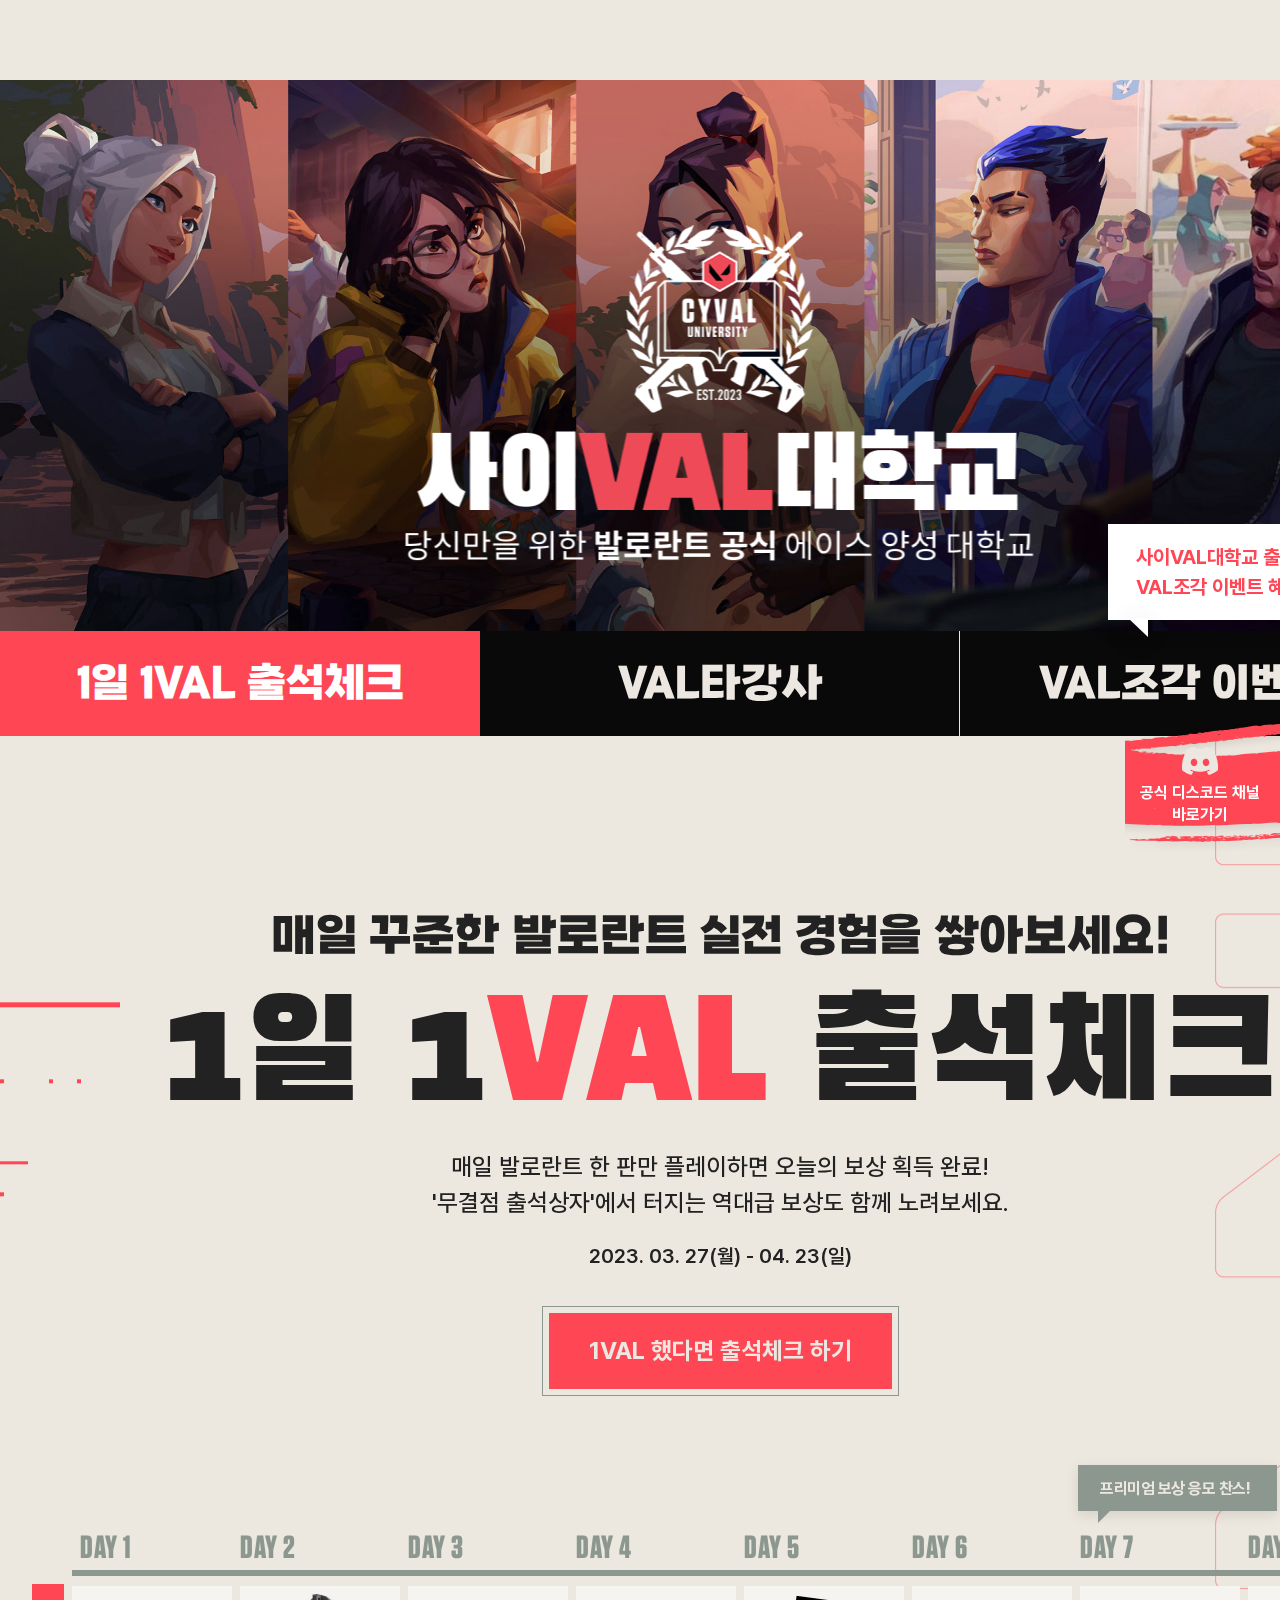
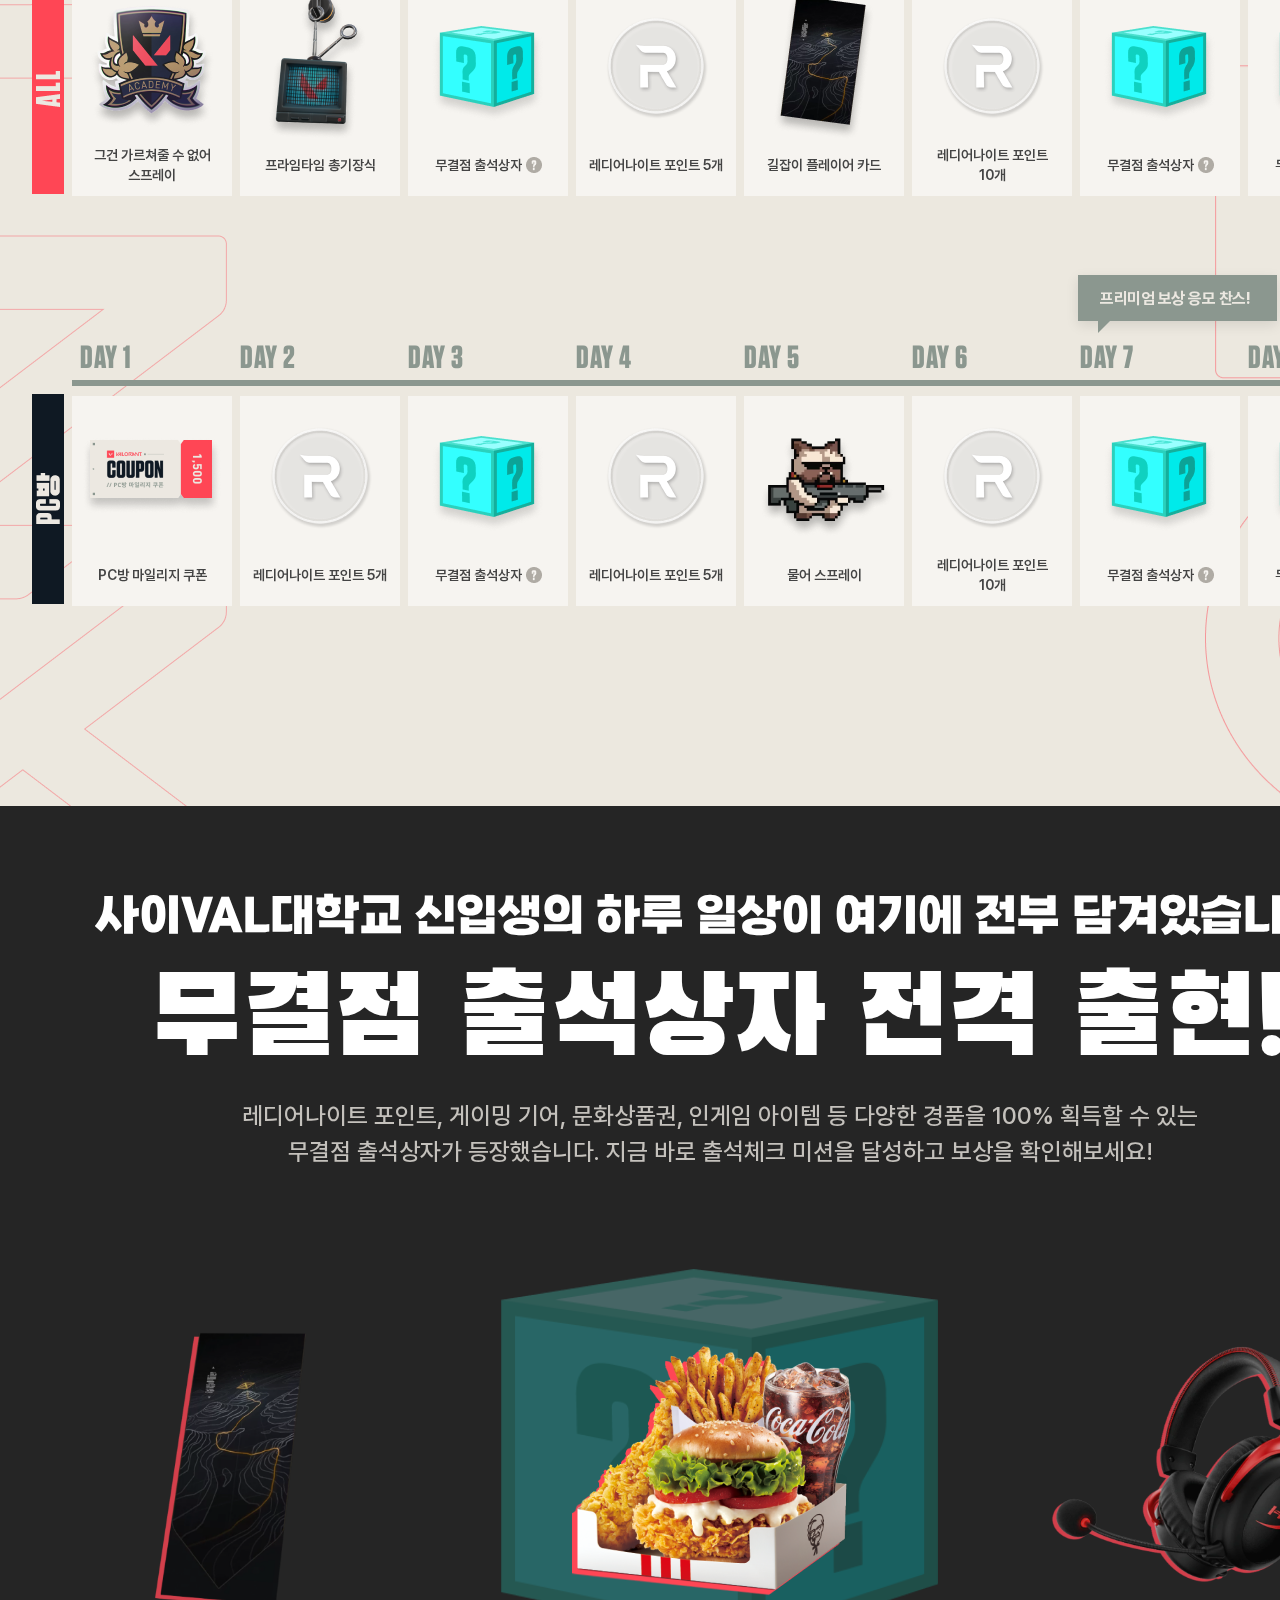
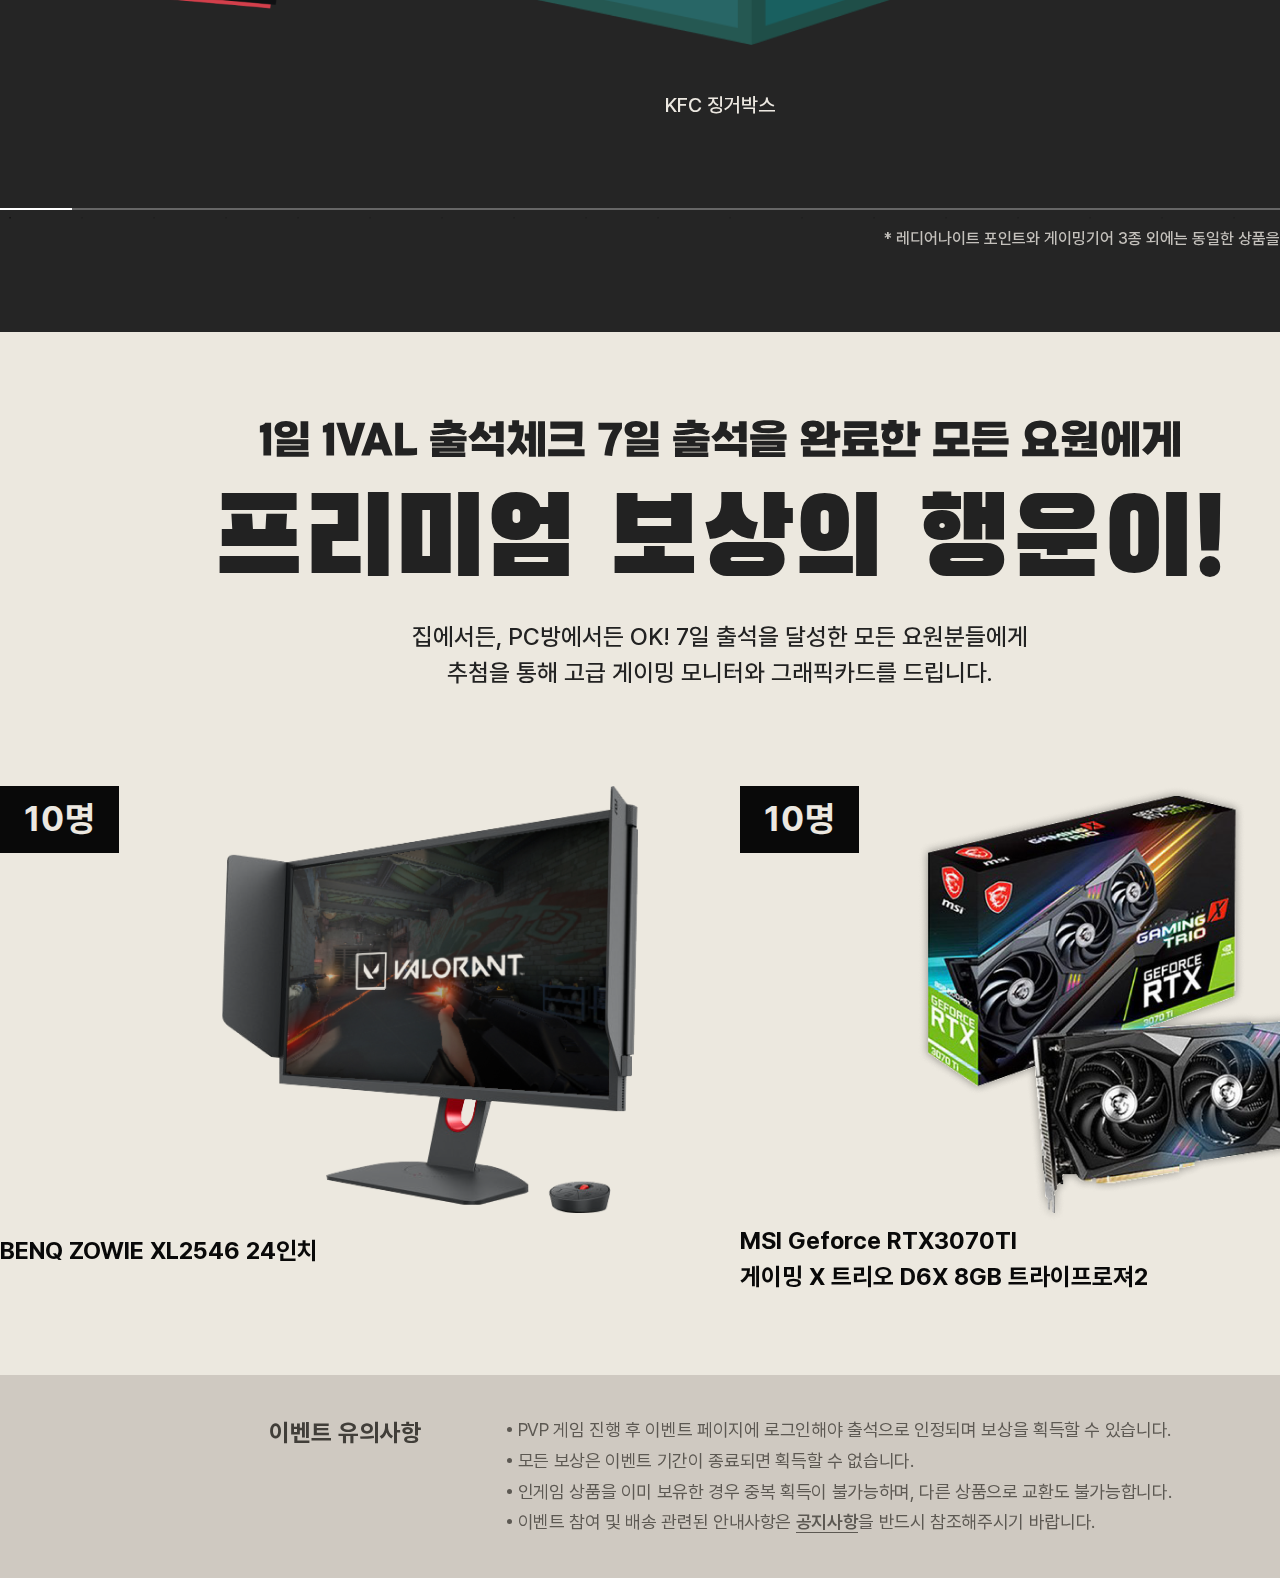
<file: 01_1일1VAL출석체크_로그인전.html>
<!DOCTYPE html>
<html lang="ko">
<head>
    <meta charset="UTF-8">
    <!-- <meta name="viewport" content="width=device-width, initial-scale=1.0" /> -->
    <meta name="viewport" content="width=1440, user-scalable=no">
    <title>발로란트 사이VAL대학교</title>

    <link rel="stylesheet" type="text/css" href="assets/css/reset.css">
    <link rel="stylesheet" type="text/css" href="assets/css/swiper.min.css">
    <link rel="stylesheet" type="text/css" href="assets/css/slick-theme.css">
    <link rel="stylesheet" type="text/css" href="assets/css/slick.css">
    <link rel="stylesheet" type="text/css" href="assets/css/style.css">
    
</head>
<body>

    <!-- 라이엇바 상단 -->
    <header id="riotbar-header"></header>
    <header id="top-menu"></header>

    <div class="floating">
        <a href="https://discord.gg/pq8rpMqr9s" target="_blank" title="새창열림">
            <p>
                공식 디스코드 채널<br />
                바로가기
            </p>
        </a>
    </div>

    <div class="wrap">
        <div class="visual">
            <div class="visualBg"><img src="assets/images/bg_visual.jpg" alt=""></div>
            <div class="visualText"><img src="assets/images/img_visual_text.png" alt="사이VAL대학교 당신만을 위한 발로란트 공식 에이스 양성 대학교"></div>
        </div><!-- visual end -->
        <div class="menuGroup">
            <div class="menuGroupInner">
                <a href="#" class="on">1일 1VAL 출석체크</a>
                <a href="#">VAL타강사</a>
                <a href="https://events.kr.riotgames.com/valflex/main" target="_blank" title="새창열림">VAL조각 이벤트<i></i></a>
                <div class="eventBubble">
                    <a href="https://events.kr.riotgames.com/valflex/main" target="_blank" title="새창열림">
                        사이VAL대학교 출첵 완료했다면!<br /> 
                        VAL조각 이벤트 혜택 100% 제공
                    </a>
                </div>
            </div>
        </div><!-- menuGroup end -->
        <div class="dayCheck">
            <div class="effectLayer effectLayer01 back" data-bottom-top="transform: translate3d(0, 300px, 0)" data-top-bottom="transform: translate3d(0, -300px, 0)"><img src="assets/images/bg_dayCheck_left.png" alt=""/></div>
            <div class="effectLayer effectLayer02 back" data-bottom-top="transform: translate3d(0, 200px, 0)" data-top-bottom="transform: translate3d(0, -200px, 0)"><img src="assets/images/bg_dayCheck_right.png" alt=""/></div>
            <div class="inner">
                <div class="effectLayer effectLayer03 back" data-bottom-top="transform: translate3d(0, 150px, 0)" data-top-bottom="transform: translate3d(0, -150px, 0)"><img src="assets/images/bg_dayCheck03.png" alt=""/></div>
                <strong class="titleMd colorDark">매일 꾸준한 발로란트 실전 경험을 쌓아보세요!</strong>
                <strong class="titleXl colorDark">
                    1일 1<span class="colorRed">VAL</span> 
                    <span class="svgEffectRelative">
                        출석체크
                        <em class="svgEffect svgEffect01 back">
                            <svg width="484" height="20" viewBox="0 0 484 20" fill="none" xmlns="http://www.w3.org/2000/svg">
                                <path id="Vector 92" d="M7 12.5C60.5 12.5 96.7186 12.5 137.5 12.5C186.5 12.5 257.032 12.5 306 12.5C376.818 12.5 423 7 476.5 7" stroke="#FF4655" stroke-width="14" stroke-linecap="round"/>
                            </svg>
                        </em>
                        <em class="svgEffect svgEffect02 back">
                            <svg width="92" height="84" viewBox="0 0 92 84" fill="none" xmlns="http://www.w3.org/2000/svg">
                                <path id="Vector 93" d="M7 25.2995C7.52613 40.5573 8.30665 55.7614 8.30665 71.0323C8.30665 80.2478 10.8684 76.6158 15.3501 70C28.8766 52.7099 44.8239 36.7429 62.8501 22.5C67.2319 19.0378 78.5144 10.9179 84.3501 8" stroke="#FF4655" stroke-width="14" stroke-linecap="round"/>
                            </svg>
                        </em>
                    </span>
                </strong>
                <p class="textMd colorDark">
                    매일 발로란트 한 판만 플레이하면 오늘의 보상 획득 완료! <br />
                    '무결점 출석상자'에서 터지는 역대급 보상도 함께 노려보세요.
                </p>
                <p class="textSm colorDark">2023. 03. 27(월)  - 04. 23(일)</p>
                <div class="btnCenter mt35">
                    <div class="btnLine">
                        <button type="button" class="btn lg bgRed">
                            <span class="bgRedHover"></span>
                            <span>1VAL 했다면 출석체크 하기</span>
                        </button>
                    </div>
                </div>

                <div class="dayCheckTable">
                    <div class="allCheck">
                        <p class="CheckTitle"><span>ALL</span></p>
                        <div class="itemGroup">
                            <div class="item">
                                <p class="days"><span>DAY 1</span></p>
                                <div class="itemBox">
                                    <div class="itemImg"><img src="assets/images/img_allitem_day1.png" alt=""></div>
                                    <p class="itemName"><span>그건 가르쳐줄 수 없어 스프레이</span></p>
                                    <button type="button" class="btnGet">보상받기</button>
                                </div>
                            </div>
                            <div class="item">
                                <p class="days"><span>DAY 2</span></p>
                                <div class="itemBox">
                                    <div class="itemImg"><img src="assets/images/img_allitem_day2.png" alt=""></div>
                                    <p class="itemName"><span>프라임타임 총기장식</span></p>
                                    <button type="button" class="btnGet">보상받기</button>
                                </div>
                            </div>
                            <div class="item">
                                <p class="days"><span>DAY 3</span></p>
                                <div class="itemBox">
                                    <div class="itemImg"><img src="assets/images/img_item_box.png" alt=""></div>
                                    <p class="itemName"><span>무결점 출석상자<a href="#slideSection" class="btnQuestion">자세히보기</a></span></p>
                                    <button type="button" class="btnGet">보상받기</button>
                                </div>
                            </div>
                            <div class="item">
                                <p class="days"><span>DAY 4</span></p>
                                <div class="itemBox">
                                    <div class="itemImg"><img src="assets/images/img_item_point.png" alt=""></div>
                                    <p class="itemName"><span>레디어나이트 포인트 5개</span></p>
                                    <button type="button" class="btnGet">보상받기</button>
                                </div>
                            </div>
                            <div class="item">
                                <p class="days"><span>DAY 5</span></p>
                                <div class="itemBox">
                                    <div class="itemImg"><img src="assets/images/img_allitem_day5.png" alt=""></div>
                                    <p class="itemName"><span>길잡이 플레이어 카드</span></p>
                                    <button type="button" class="btnGet">보상받기</button>
                                </div>
                            </div>
                            <div class="item">
                                <p class="days"><span>DAY 6</span></p>
                                <div class="itemBox">
                                    <div class="itemImg"><img src="assets/images/img_item_point.png" alt=""></div>
                                    <p class="itemName"><span>레디어나이트 포인트 10개</span></p>
                                    <button type="button" class="btnGet">보상받기</button>
                                </div>
                            </div>
                            <div class="item">
                                <!-- [전달사항] 상품 획득전 추가 클래스 x / 상품 획득후 추가 클래스 .on / 응모 클릭후 추가 클래스 .end -->
                                <a href="#" class="premiumBanner">
                                    <div class="premiumBannerInner">
                                        <p class="text">프리미엄 보상 응모 찬스!</p>
                                        <p class="btn">응모하기</p>
                                    </div>
                                </a>
                                <p class="days"><span>DAY 7</span></p>
                                <div class="itemBox">
                                    <div class="itemImg"><img src="assets/images/img_item_box.png" alt=""></div>
                                    <p class="itemName"><span>무결점 출석상자<a href="#slideSection" class="btnQuestion">자세히보기</a></span></p>
                                    <button type="button" class="btnGet">보상받기</button>
                                </div>
                            </div>
                            <div class="item">
                                <p class="days"><span>DAY 8+</span></p>
                                <div class="itemBox">
                                    <div class="itemImg"><img src="assets/images/img_item_box.png" alt=""></div>
                                    <p class="itemName"><span>무결점 출석상자<a href="#slideSection" class="btnQuestion">자세히보기</a></span></p>
                                    <button type="button" class="btnGet">보상받기</button>
                                </div>
                            </div>
                        </div><!-- itemGroup end -->
                    </div><!-- allCheck end -->
                    <div class="pcCheck">
                        <p class="CheckTitle"><span>PC방</span></p>
                        <div class="itemGroup">
                            <div class="item">
                                <p class="days"><span>DAY 1</span></p>
                                <div class="itemBox">
                                    <div class="itemImg"><img src="assets/images/img_pcitem_day1.png" alt=""></div>
                                    <p class="itemName"><span>PC방 마일리지 쿠폰</span></p>
                                    <button type="button" class="btnGet">보상받기</button>
                                </div>
                            </div>
                            <div class="item">
                                <p class="days"><span>DAY 2</span></p>
                                <div class="itemBox">
                                    <div class="itemImg"><img src="assets/images/img_item_point.png" alt=""></div>
                                    <p class="itemName"><span>레디어나이트 포인트 5개</span></p>
                                    <button type="button" class="btnGet">보상받기</button>
                                </div>
                            </div>
                            <div class="item">
                                <p class="days"><span>DAY 3</span></p>
                                <div class="itemBox">
                                    <div class="itemImg"><img src="assets/images/img_item_box.png" alt=""></div>
                                    <p class="itemName"><span>무결점 출석상자<a href="#slideSection" class="btnQuestion">자세히보기</a></span></p>
                                    <button type="button" class="btnGet">보상받기</button>
                                </div>
                            </div>
                            <div class="item">
                                <p class="days"><span>DAY 4</span></p>
                                <div class="itemBox">
                                    <div class="itemImg"><img src="assets/images/img_item_point.png" alt=""></div>
                                    <p class="itemName"><span>레디어나이트 포인트 5개</span></p>
                                    <button type="button" class="btnGet">보상받기</button>
                                </div>
                            </div>
                            <div class="item">
                                <p class="days"><span>DAY 5</span></p>
                                <div class="itemBox">
                                    <div class="itemImg"><img src="assets/images/img_pcitem_day5.png" alt=""></div>
                                    <p class="itemName"><span>물어 스프레이</span></p>
                                    <button type="button" class="btnGet">보상받기</button>
                                </div>
                            </div>
                            <div class="item">
                                <p class="days"><span>DAY 6</span></p>
                                <div class="itemBox">
                                    <div class="itemImg"><img src="assets/images/img_item_point.png" alt=""></div>
                                    <p class="itemName"><span>레디어나이트 포인트 10개</span></p>
                                    <button type="button" class="btnGet">보상받기</button>
                                </div>
                            </div>
                            <div class="item">
                                <!-- [전달사항] 상품 획득전 추가 클래스 x / 상품 획득후 추가 클래스 .on / 응모 클릭후 추가 클래스 .end -->
                                <a href="#" class="premiumBanner">
                                    <div class="premiumBannerInner">
                                        <p class="text">프리미엄 보상 응모 찬스!</p>
                                        <p class="btn">응모하기</p>
                                    </div>
                                </a>
                                <p class="days"><span>DAY 7</span></p>
                                <div class="itemBox">
                                    <div class="itemImg"><img src="assets/images/img_item_box.png" alt=""></div>
                                    <p class="itemName"><span>무결점 출석상자<a href="#slideSection" class="btnQuestion">자세히보기</a></span></p>
                                    <button type="button" class="btnGet">보상받기</button>
                                </div>
                            </div>
                            <div class="item">
                                <p class="days"><span>DAY 8+</span></p>
                                <div class="itemBox">
                                    <div class="itemImg"><img src="assets/images/img_item_box.png" alt=""></div>
                                    <p class="itemName"><span>무결점 출석상자<a href="#slideSection" class="btnQuestion">자세히보기</a></span></p>
                                    <button type="button" class="btnGet">보상받기</button>
                                </div>
                            </div>
                        </div><!-- itemGroup end -->
                    </div><!-- pcCheck end -->
                </div><!-- dayCheckTable end -->
            </div><!-- inner end -->
        </div><!-- dayCheck end -->
        <div class="slideSection section" id="slideSection">
            <div class="slideSectionInner">
                <strong class="titleMd colorWhite">사이VAL대학교 신입생의 하루 일상이 여기에 전부 담겨있습니다.</strong>
                <strong class="titleLg colorWhite">
                    <span class="svgEffectRelative">
                        무결점 출석상자
                        <em class="svgEffect svgEffect03 back">
                            <svg width="786" height="156" viewBox="0 0 786 156" fill="none" xmlns="http://www.w3.org/2000/svg">
                                <path id="Vector 94" d="M477.452 131.074C405.224 135 317.418 135 281.54 135C220.641 135 146.525 129.523 82.3219 117.987C48.3321 111.88 11.9823 100.537 6.78927 86.1412C0.494406 68.6915 33.4699 52.2898 48.3322 46.8793C63.9108 41.2082 86.0986 34.2283 112.535 28.1209C138.972 22.0135 180.987 14.5973 228.667 11.1087C262.618 8.62461 328.652 5 379.732 5C425.428 5.00134 482.593 6.35742 557.706 11.1087C592.168 13.2886 629.934 18.0873 656.371 21.5772C684.223 25.2541 713.964 32.4833 728.599 37.282C756.652 46.4806 781 59.7453 781 73.9264C781 89.9309 758.812 106.645 744.178 113.625C723.821 123.334 690.034 131.168 663.924 135C637.815 138.831 611.051 142.205 578.478 145.034C545.904 147.864 518.524 148.962 482.646 148.962C436.126 148.962 369.346 153.548 310.809 148.962" stroke="#FF4655" stroke-width="10" stroke-linecap="round"/>
                            </svg>
                        </em>                     
                    </span>
                    전격 출현!
                </strong>
                <p class="textMd colorGray">
                    레디어나이트 포인트, 게이밍 기어, 문화상품권, 인게임 아이템 등 다양한 경품을 100% 획득할 수 있는<br/> 
                    무결점 출석상자가 등장했습니다. 지금 바로 출석체크 미션을 달성하고 보상을 확인해보세요!
                </p>
                <div class="slideBoxWrap">
                    <div class="slideBox">
                        <div class="slideItem swiper-slide">
                            <img src="assets/images/img_checkBoxItem01.png" alt="KFC 징거박스 이미지">
                            <p class="slideItemName">KFC 징거박스</p>
                        </div>
                        <div class="slideItem swiper-slide">
                            <img src="assets/images/img_checkBoxItem02.png" alt="Kingston hyper Cloud II Wireless 이미지">
                            <p class="slideItemName">Kingston hyper Cloud II Wireless</p>
                        </div>
                        <div class="slideItem swiper-slide">
                            <img src="assets/images/img_checkBoxItem03.png" alt="프라임타임 총기장식 이미지">
                            <p class="slideItemName">프라임타임 총기장식</p>
                        </div>
                        <div class="slideItem swiper-slide">
                            <img src="assets/images/img_checkBoxItem04.png" alt="발로란트 슬리퍼 + 양말 이미지">
                            <p class="slideItemName">발로란트 슬리퍼 + 양말</p>
                        </div>
                        <div class="slideItem swiper-slide">
                            <img src="assets/images/img_checkBoxItem05.png" alt="팔씨름 플레이어 카드 이미지">
                            <p class="slideItemName">팔씨름 플레이어 카드</p>
                        </div>
                        <div class="slideItem swiper-slide">
                            <img src="assets/images/img_checkBoxItem06.png" alt="컬쳐랜드 상품권 이미지">
                            <p class="slideItemName">컬쳐랜드 상품권</p>
                        </div>
                        <div class="slideItem swiper-slide">
                            <img src="assets/images/img_checkBoxItem07.png" alt="발로란트 굿즈 2종 세트 이미지">
                            <p class="slideItemName">발로란트 굿즈 2종 세트</p>
                        </div>
                        <div class="slideItem swiper-slide">
                            <img src="assets/images/img_checkBoxItem08.png" alt="힘의탑 총기장식 이미지">
                            <p class="slideItemName">힘의탑 총기장식</p>
                        </div>
                        <div class="slideItem swiper-slide">
                            <img src="assets/images/img_checkBoxItem09.png" alt="팀에이스 장패드 이미지">
                            <p class="slideItemName">팀에이스 장패드</p>
                        </div>
                        <div class="slideItem swiper-slide">
                            <img src="assets/images/img_checkBoxItem10.png" alt="RAZER Viper Ultimate Mercury 이미지">
                            <p class="slideItemName">RAZER Viper Ultimate Mercury</p>
                        </div>
                        <div class="slideItem swiper-slide">
                            <img src="assets/images/img_checkBoxItem11.png" alt="빈털터리 스프레이 이미지">
                            <p class="slideItemName">빈털터리 스프레이</p>
                        </div>
                        <div class="slideItem swiper-slide">
                            <img src="assets/images/img_checkBoxItem12.png" alt="발로란트 후드티 이미지">
                            <p class="slideItemName">발로란트 후드티</p>
                        </div>
                        <div class="slideItem swiper-slide">
                            <img src="assets/images/img_checkBoxItem13.png" alt="버거킹 와퍼세트 이미지">
                            <p class="slideItemName">버거킹 와퍼세트</p>
                        </div>
                        <div class="slideItem swiper-slide">
                            <img src="assets/images/img_checkBoxItem14.png" alt="레디어나이트 포인트 이미지">
                            <p class="slideItemName">레디어나이트 포인트</p>
                        </div>
                        <div class="slideItem swiper-slide">
                            <img src="assets/images/img_checkBoxItem15.png" alt="발로란트 굿즈 4종 세트 이미지">
                            <p class="slideItemName">발로란트 굿즈 4종 세트</p>
                        </div>
                        <div class="slideItem swiper-slide">
                            <img src="assets/images/img_checkBoxItem16.png" alt="이삭토스트 5,000원 이미지">
                            <p class="slideItemName">이삭토스트 5,000원</p>
                        </div>
                        <div class="slideItem swiper-slide">
                            <img src="assets/images/img_checkBoxItem17.png" alt="Logitech G PRO X 게이밍 키보드 이미지">
                            <p class="slideItemName">Logitech G PRO X 게이밍 키보드</p>
                        </div>
                        <div class="slideItem swiper-slide">
                            <img src="assets/images/img_checkBoxItem18.png" alt="그건 가르쳐줄 수 없어 스프레이 이미지">
                            <p class="slideItemName">그건 가르쳐줄 수 없어 스프레이</p>
                        </div>
                        <div class="slideItem swiper-slide">
                            <img src="assets/images/img_checkBoxItem19.png" alt="롯데리아 화이어윙 4조각 이미지">
                            <p class="slideItemName">롯데리아 화이어윙 4조각</p>
                        </div>
                        <div class="slideItem swiper-slide">
                            <img src="assets/images/img_checkBoxItem20.png" alt="길잡이 플레이어 카드 이미지">
                            <p class="slideItemName">길잡이 플레이어 카드</p>
                        </div>
                    
                    </div><!-- slideBox end -->
                </div><!-- slideBoxWrap end -->
                <div class="slideBoxScrollbar">
                    <div class="pagination"></div>
                    <p class="slideBoxInfo">* 레디어나이트 포인트와 게이밍기어 3종 외에는 동일한 상품을 중복 획득할 수 있습니다.</p>
                </div>
            </div>
        </div><!-- slideSection end -->
        <div class="premiumEvent section">
            <div class="premiumEventInner">
                <strong class="titleSm colorDark">
                    1일 1VAL 출석체크 
                    <span class="svgEffectRelative"> 7일 출석<em class="svgEffect svgEffect04_1 back"><svg width="13" height="14" viewBox="0 0 13 14" fill="none" xmlns="http://www.w3.org/2000/svg"><path id="Vector 90" d="M3.42875 9.18477C3.18432 6.1977 3.53625 1.56009 7.63612 3.43202C12.0146 5.43115 9.8351 11.533 4.97995 10.9625C2.05264 10.6186 2.65024 5.49021 4.9587 4.8702C6.2209 4.53121 8.4236 5.05531 8.76233 6.48817C9.12179 8.00872 5.29307 7.74658 4.57621 7.74658" stroke="#FF4655" stroke-width="6" stroke-linecap="round"/></svg></em><em class="svgEffect svgEffect04_2 back"><svg width="13" height="14" viewBox="0 0 13 14" fill="none" xmlns="http://www.w3.org/2000/svg"><path id="Vector 91" d="M3.42875 9.18477C3.18432 6.1977 3.53625 1.56009 7.63612 3.43202C12.0146 5.43115 9.8351 11.533 4.97995 10.9625C2.05264 10.6186 2.65024 5.49021 4.9587 4.8702C6.2209 4.53121 8.4236 5.05531 8.76233 6.48817C9.12179 8.00872 5.29307 7.74658 4.57621 7.74658" stroke="#FF4655" stroke-width="6" stroke-linecap="round"/></svg></em><em class="svgEffect svgEffect04_3 back"><svg width="12" height="15" viewBox="0 0 12 15" fill="none" xmlns="http://www.w3.org/2000/svg"><path id="Vector 88" d="M3.37768 7.78398C3.51718 11.2221 3.95454 12.3149 7.3724 11.9249C10.0136 11.6236 8.80509 9.21881 8.12612 7.39698C6.60874 3.3255 4.35641 2.40347 3.07619 7.47438C2.54894 9.56279 4.91183 13.922 5.45041 10.88C5.91707 8.2443 3.37768 7.51627 3.37768 9.87381" stroke="#FF4655" stroke-width="6" stroke-linecap="round"/></svg></em><em class="svgEffect svgEffect04_4 back"><svg width="13" height="14" viewBox="0 0 13 14" fill="none" xmlns="http://www.w3.org/2000/svg"><path id="Vector 89" d="M3.42875 9.18477C3.18432 6.1977 3.53625 1.56009 7.63612 3.43202C12.0146 5.43115 9.8351 11.533 4.97995 10.9625C2.05264 10.6186 2.65024 5.49021 4.9587 4.8702C6.2209 4.53121 8.4236 5.05531 8.76233 6.48817C9.12179 8.00872 5.29307 7.74658 4.57621 7.74658" stroke="#FF4655" stroke-width="6" stroke-linecap="round"/></svg></em></span>을 완료한 모든 요원에게
                </strong>
                <strong class="titleLg colorDark">
                    <span class="svgEffectRelative">
                        프리미엄 보상<em class="svgEffect svgEffect05 back"><svg width="594" height="17" viewBox="0 0 594 17" fill="none" xmlns="http://www.w3.org/2000/svg"><path id="Vector 95" d="M7 10C124.068 10 237.443 10 354.499 10C396.087 10 437.518 7 479.092 7C500.682 7 522.271 7 543.861 7C555.34 7 575.882 7 587 7" stroke="#FF4655" stroke-width="14" stroke-linecap="round"/></svg></em></span>의
                    행운이!
                </strong>
                <p class="textMd colorDark">
                    집에서든, PC방에서든 OK! 7일 출석을 달성한 모든 요원분들에게<br />
                    추첨을 통해 고급 게이밍 모니터와 그래픽카드를 드립니다.
                </p>
                <div class="premiumItem">
                    <ul>
                        <li>
                            <span>10명</span>
                            <p class="premiumItemImg"><img src="assets/images/img_premiumItem01.png" alt=""></p>
                            <p class="premiumItemName pt20">BENQ ZOWIE XL2546 24인치</p>
                        </li>
                        <li>
                            <span>10명</span>
                            <p class="premiumItemImg"><img src="assets/images/img_premiumItem02.png" alt=""></p>
                            <p class="premiumItemName">MSI Geforce RTX3070TI<br />게이밍 X 트리오 D6X 8GB 트라이프로져2</p>
                        </li>
                    </ul>
                </div>
            </div>
        </div><!-- premiumEvent end -->
        <div class="eventInfo">
            <div class="eventInfoInner">
                <strong>이벤트 유의사항</strong>
                <ul>
                    <li>PVP 게임 진행 후 이벤트 페이지에 로그인해야 출석으로 인정되며 보상을 획득할 수 있습니다. </li>
                    <li>모든 보상은 이벤트 기간이 종료되면 획득할 수 없습니다.</li>
                    <li>인게임 상품을 이미 보유한 경우 중복 획득이 불가능하며, 다른 상품으로 교환도 불가능합니다.</li>
                    <li>이벤트 참여 및 배송 관련된 안내사항은 <span>공지사항</span>을 반드시 참조해주시기 바랍니다.</li>
                </ul>
            </div>
        </div><!-- eventInfo end -->
    </div><!-- wrap end -->

    <!-- 라이엇바 하단 -->
    <footer id="riotbar-footer"></footer>

    <script defer="defer" src="https://cdn.rgpub.io/public/live/riotbar/latest/kr-valorant-evergreen.ko_KR.js"></script><!-- 라이엇바 상하단 js -->
    <script src="assets/js/lib/jquery-1.12.4.min.js"></script>
    <script src="assets/js/lib/gsap.min.js"></script>
    <script src="assets/js/lib/ScrollToPlugin.min.js"></script>
    <script src="assets/js/lib/ScrollTrigger.min.js"></script>
    <script src="assets/js/lib/skrollr.min.js"></script>
    <script src="assets/js/lib/swiper.min.js"></script>
    <script src="assets/js/slick.js"></script>
    <script src="assets/js/ui.js"></script>
    
</body>
</html>
</file>
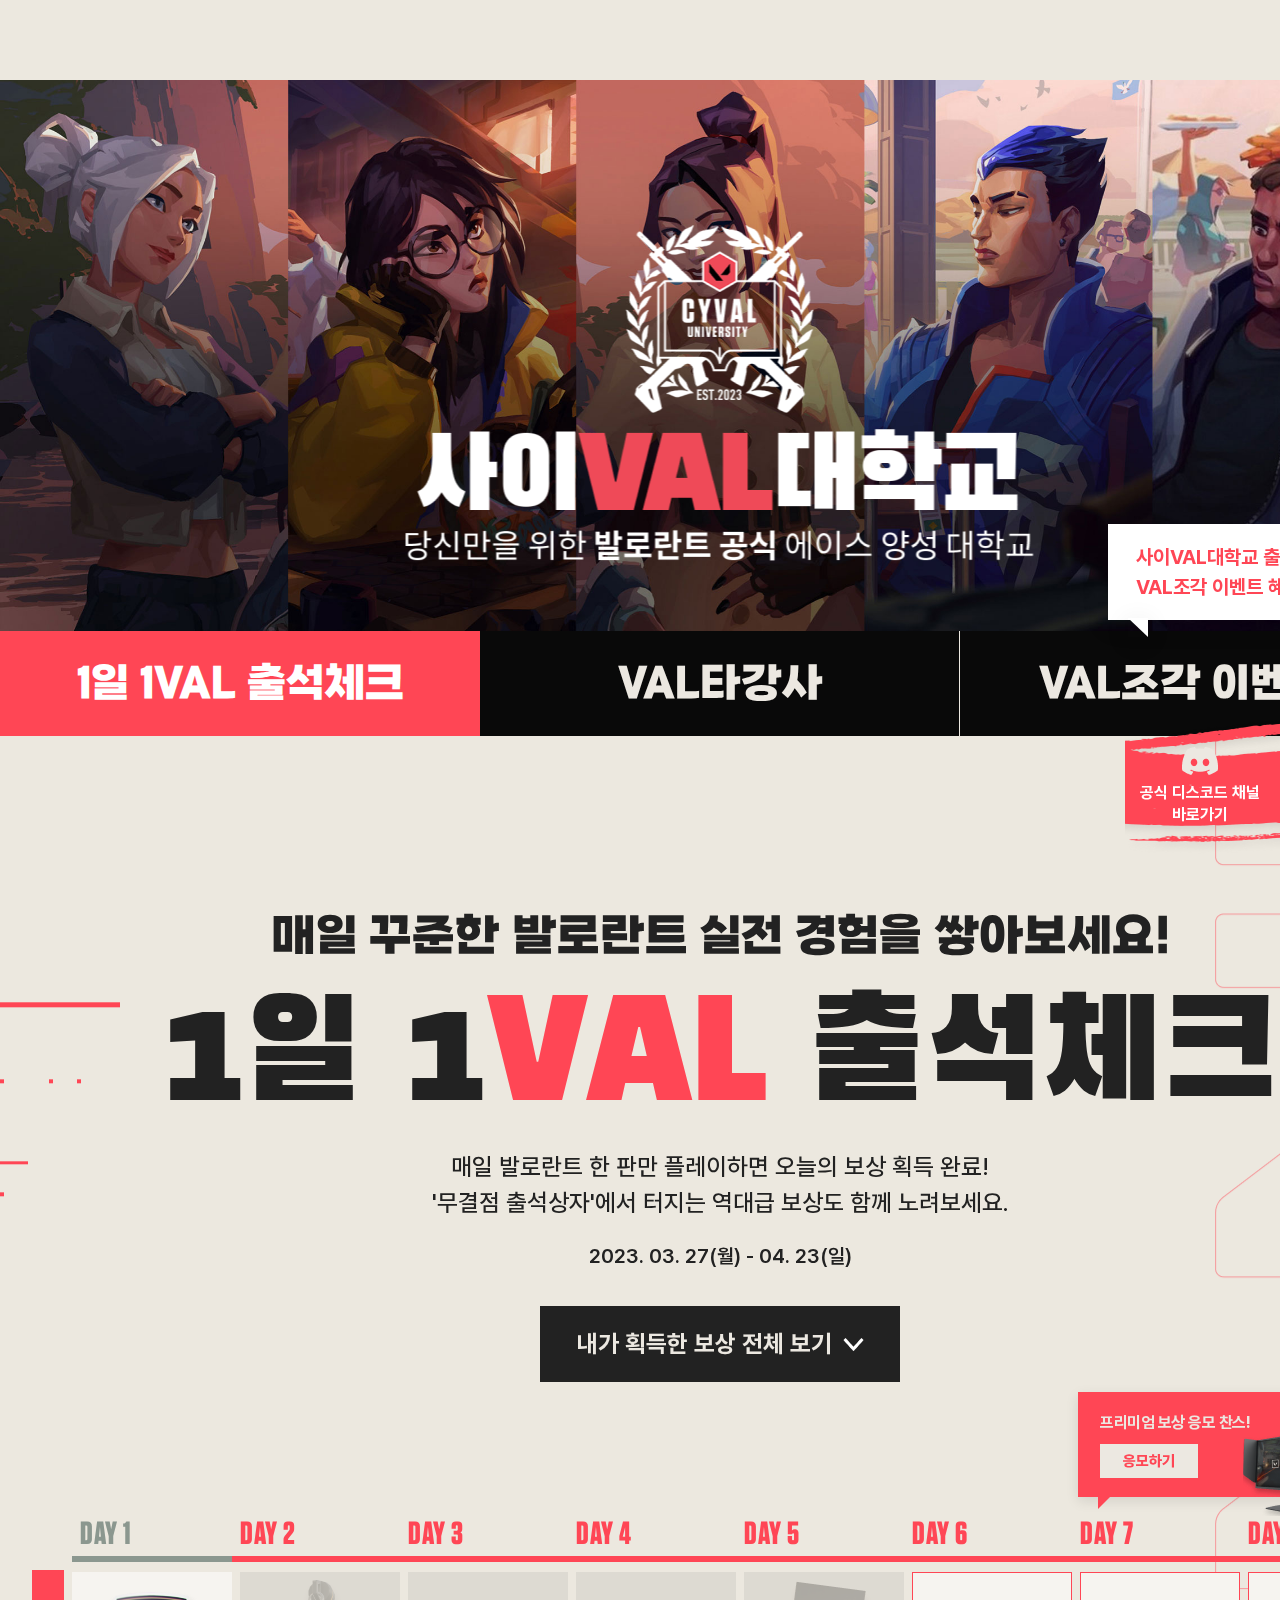
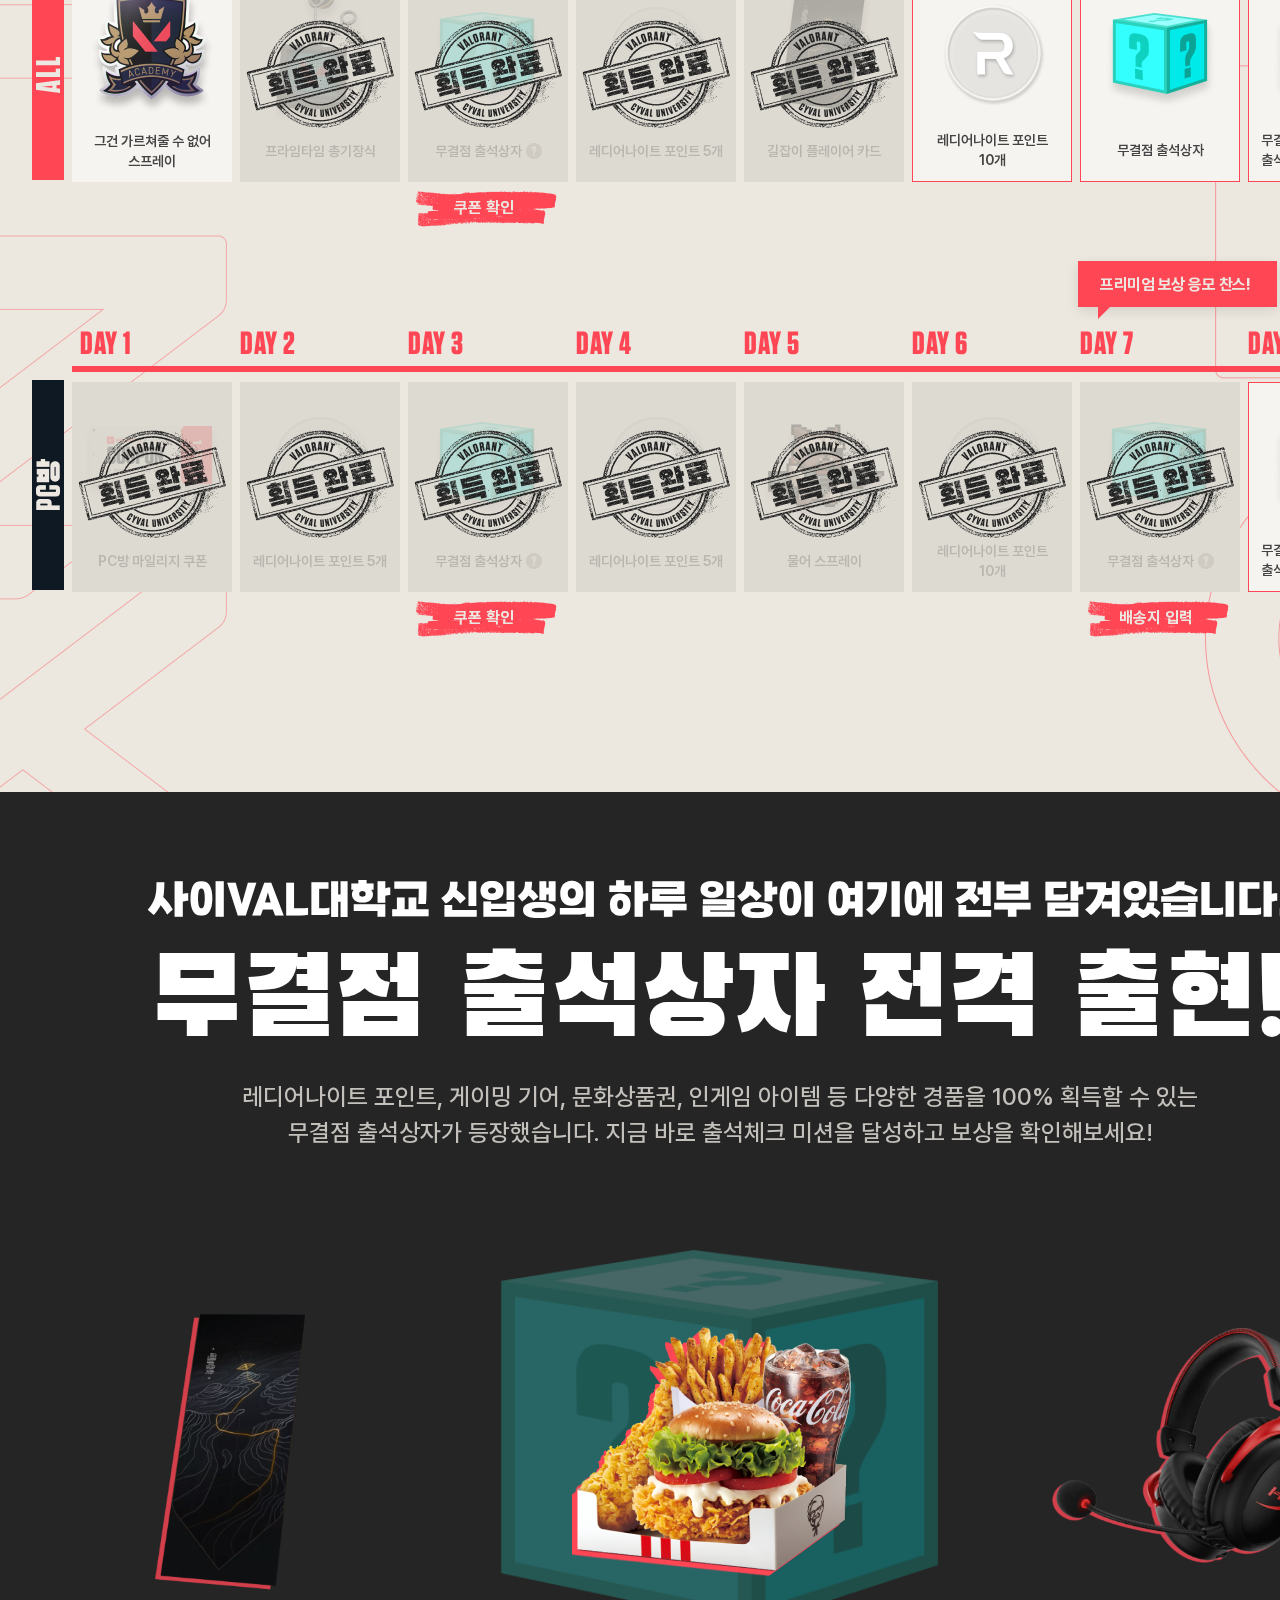
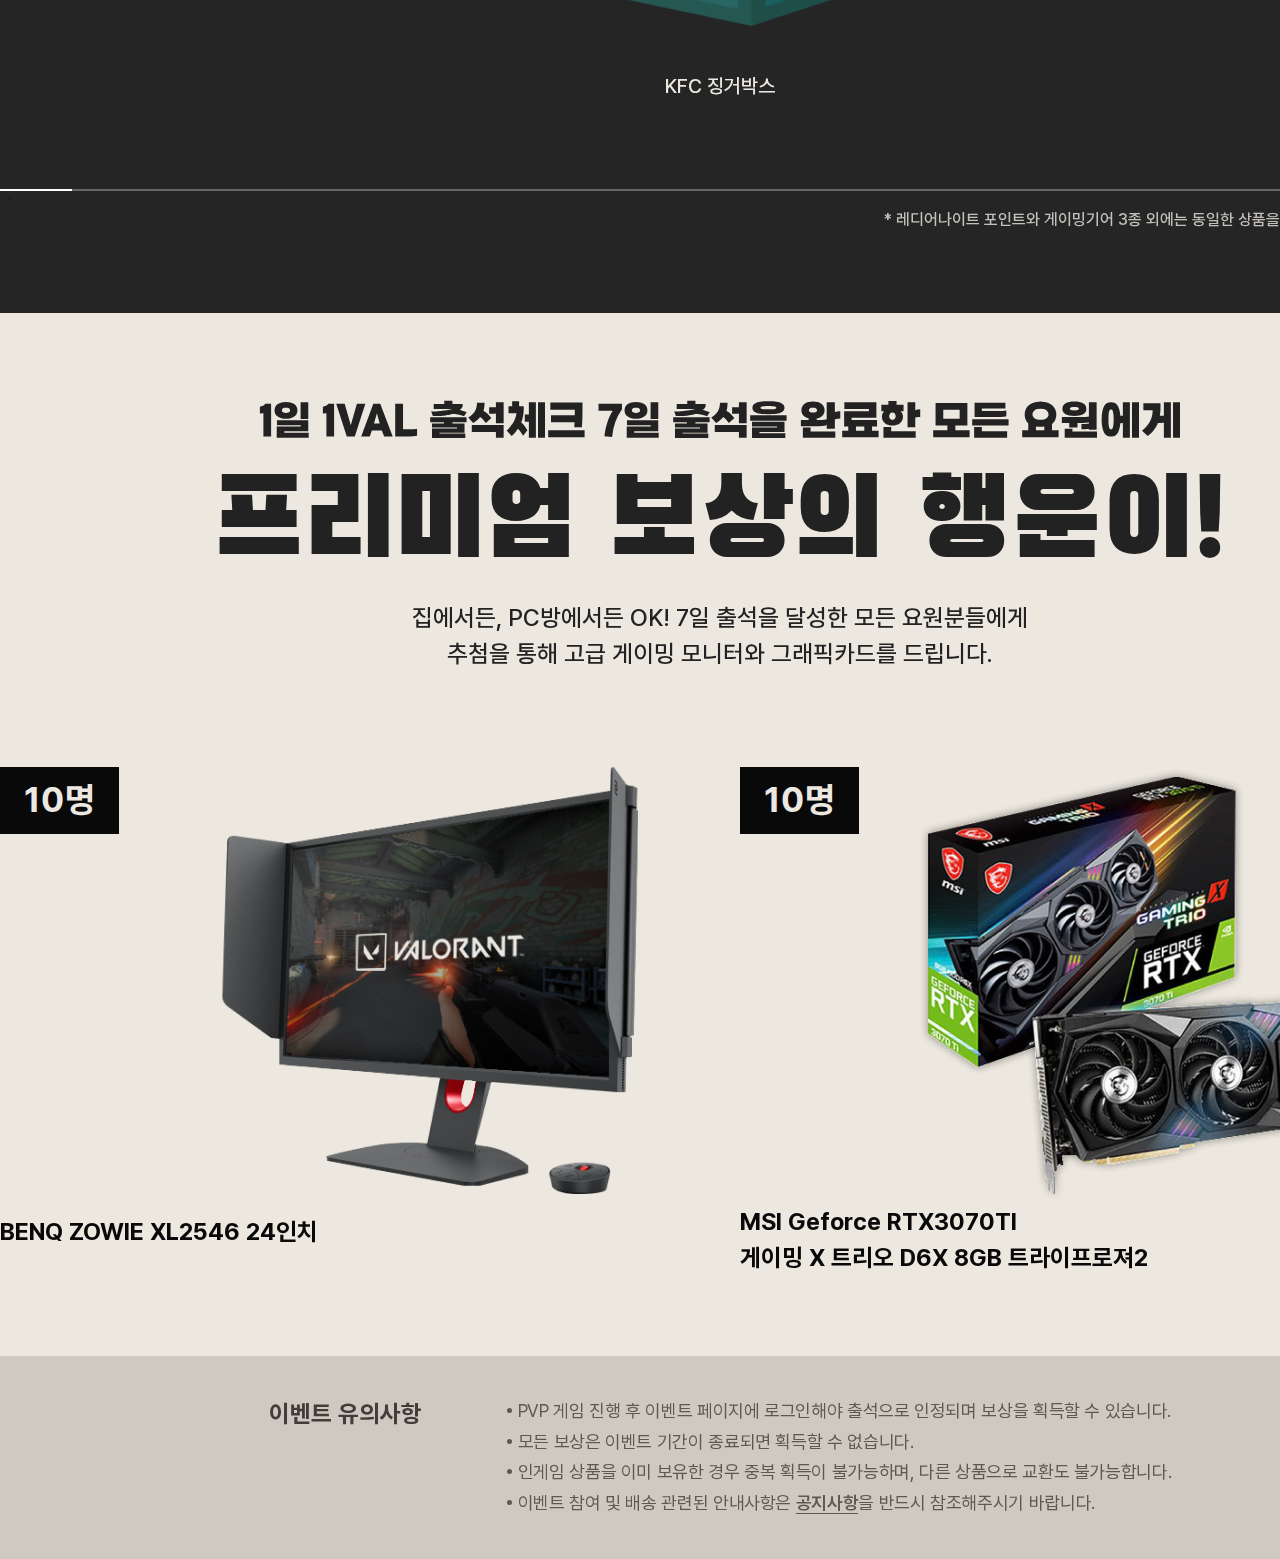
<file: 02_1일1VAL출석체크_로그인후.html>
<!DOCTYPE html>
<html lang="ko">
<head>
    <meta charset="UTF-8">
    <!-- <meta name="viewport" content="width=device-width, initial-scale=1.0" /> -->
    <meta name="viewport" content="width=1440, user-scalable=no">
    <title>발로란트 사이VAL대학교</title>

    <link rel="stylesheet" type="text/css" href="assets/css/reset.css">
    <link rel="stylesheet" type="text/css" href="assets/css/swiper.min.css">
    <link rel="stylesheet" type="text/css" href="assets/css/slick-theme.css">
    <link rel="stylesheet" type="text/css" href="assets/css/slick.css">
    <link rel="stylesheet" type="text/css" href="assets/css/style.css">
    
</head>
<body>

    <!-- 라이엇바 상단 -->
    <header id="riotbar-header"></header>
    <header id="top-menu"></header>

    <div class="floating">
        <a href="https://discord.gg/pq8rpMqr9s" target="_blank" title="새창열림">
            <p>
                공식 디스코드 채널<br />
                바로가기
            </p>
        </a>
    </div>

    <!-- [전달사항] 로그인후에는 .wrap에 .loginChk 추가가 되어야 합니다. -->
    <div class="wrap loginChk">
        <div class="visual">
            <div class="visualBg"><img src="assets/images/bg_visual.jpg" alt=""></div>
            <div class="visualText ">
                <img src="assets/images/img_visual_text.png" alt="사이VAL대학교 당신만을 위한 발로란트 공식 에이스 양성 대학교">
            </div>
        </div><!-- visual end -->
        <div class="menuGroup">
            <div class="menuGroupInner">
                <a href="#" class="on">1일 1VAL 출석체크</a>
                <a href="#">VAL타강사</a>
                <a href="https://events.kr.riotgames.com/valflex/main" target="_blank" title="새창열림">VAL조각 이벤트<i></i></a>
                <div class="eventBubble">
                    <a href="https://events.kr.riotgames.com/valflex/main" target="_blank" title="새창열림">
                        사이VAL대학교 출첵 완료했다면!<br /> 
                        VAL조각 이벤트 혜택 100% 제공
                    </a>
                </div>
            </div>
        </div><!-- menuGroup end -->
        <div class="dayCheck">
            <div class="effectLayer effectLayer01 back" data-bottom-top="transform: translate3d(0, 300px, 0)" data-top-bottom="transform: translate3d(0, -300px, 0)"><img src="assets/images/bg_dayCheck_left.png" alt=""/></div>
            <div class="effectLayer effectLayer02 back" data-bottom-top="transform: translate3d(0, 200px, 0)" data-top-bottom="transform: translate3d(0, -200px, 0)"><img src="assets/images/bg_dayCheck_right.png" alt=""/></div>
            <div class="inner">
                <div class="effectLayer effectLayer03 back" data-bottom-top="transform: translate3d(0, 150px, 0)" data-top-bottom="transform: translate3d(0, -150px, 0)"><img src="assets/images/bg_dayCheck03.png" alt=""/></div>
                <strong class="titleMd colorDark">매일 꾸준한 발로란트 실전 경험을 쌓아보세요!</strong>
                <strong class="titleXl colorDark">
                    1일 1<span class="colorRed ">VAL</span> 
                    <span class="svgEffectRelative">
                        출석체크
                        <em class="svgEffect svgEffect01 back">
                            <svg width="484" height="20" viewBox="0 0 484 20" fill="none" xmlns="http://www.w3.org/2000/svg">
                                <path id="Vector 92" d="M7 12.5C60.5 12.5 96.7186 12.5 137.5 12.5C186.5 12.5 257.032 12.5 306 12.5C376.818 12.5 423 7 476.5 7" stroke="#FF4655" stroke-width="14" stroke-linecap="round"/>
                            </svg>
                        </em>
                        <em class="svgEffect svgEffect02 back">
                            <svg width="92" height="84" viewBox="0 0 92 84" fill="none" xmlns="http://www.w3.org/2000/svg">
                                <path id="Vector 93" d="M7 25.2995C7.52613 40.5573 8.30665 55.7614 8.30665 71.0323C8.30665 80.2478 10.8684 76.6158 15.3501 70C28.8766 52.7099 44.8239 36.7429 62.8501 22.5C67.2319 19.0378 78.5144 10.9179 84.3501 8" stroke="#FF4655" stroke-width="14" stroke-linecap="round"/>
                            </svg>
                        </em>
                    </span>
                </strong>
                <p class="textMd colorDark">
                    매일 발로란트 한 판만 플레이하면 오늘의 보상 획득 완료! <br />
                    '무결점 출석상자'에서 터지는 역대급 보상도 함께 노려보세요.
                </p>
                <p class="textSm colorDark">2023. 03. 27(월)  - 04. 23(일)</p>
                <div class="btnCenter mt35">
                    <button type="button" class="btn lg bgDark" id="btnTable">
                        <span>내가 획득한 보상 전체 보기</span>
                        <i class="arr"></i>
                    </button>
                </div>
                <div class="tableData mb50">
                    <table>
                        <caption>내가 획득한 보상 전체표</caption>
                        <colgroup>
                            <col style="width: 260px;">
                            <col style="width: auto;">
                            <col style="width: 430px;">
                        </colgroup>
                        <tbody>
                            <tr>
                                <th scope="col">2023. 04. 02 19:00</th>
                                <td class="tableName">길잡이 플레이어 카드</td>
                                <td>획득 완료</td>
                            </tr>
                            <tr>
                                <th scope="col">2023. 04. 02 19:00</th>
                                <td class="tableName">MSI Geforce RTX3070TI 게이밍 X 트리오 D6X 8GB 트라이프로져2</td>
                                <td><button type="button" class="btn sm bgRed">배송지 입력</button></td>
                            </tr>
                            <tr>
                                <th scope="col">2023. 04. 02 19:00</th>
                                <td class="tableName">PC방 마일리지 쿠폰(게토)<span>쿠폰 번호 : 3MDUHA4SKG3B</span></td>
                                <td><button type="button" class="btn sm bgRed">쿠폰 확인</button></td>
                            </tr>
                            <tr>
                                <th scope="col">2023. 04. 02 19:00</th>
                                <td class="tableName">이삭토스트 5천원권</td>
                                <td><button type="button" class="btn sm bgRed">배송지 입력</button></td>
                            </tr>
                            <tr>
                                <th scope="col">2023. 04. 02 19:00</th>
                                <td class="tableName">레디어나이트 포인트 5개</td>
                                <td>획득 완료</td>
                            </tr>
                            <tr>
                                <th scope="col">2023. 04. 02 19:00</th>
                                <td class="tableName">PC방 마일리지 쿠폰(피카)<span>쿠폰 번호 : 3MDUHA4SKG3B</span></td>
                                <td><button type="button" class="btn sm bgRed">쿠폰 확인</button></td>
                            </tr>
                            <tr>
                                <th scope="col">2023. 04. 02 19:00</th>
                                <td class="tableName">PC방 마일리지 쿠폰(게토)<span>쿠폰 번호 : 3MDUHA4SKG3B</span></td>
                                <td><button type="button" class="btn sm bgRed">쿠폰 확인</button></td>
                            </tr>
                            <tr>
                                <th scope="col">2023. 04. 02 19:00</th>
                                <td class="tableName">프리미엄 경품 응모하기</td>
                                <td><button type="button" class="btn sm bgRed">응모하기</button></td>
                            </tr>
                        </tbody>
                    </table>
                </div><!-- tableData end -->

                <div class="dayCheckTable">
                    <div class="allCheck">
                        <p class="CheckTitle"><span>ALL</span></p>
                        <div class="itemGroup">
                            <!-- [전달사항] Default .item 에 추가 클래스 없음 / 출석체크 후 .on 추가 / 획득후 .end 추가 -->
                            <div class="item">
                                <p class="days"><span>DAY 1</span></p>
                                <div class="itemBox">
                                    <div class="itemImg"><img src="assets/images/img_allitem_day1.png" alt=""></div>
                                    <p class="itemName"><span>그건 가르쳐줄 수 없어 스프레이</span></p>
                                    <button type="button" class="btnGet"><span>보상받기</span></button>
                                </div>
                            </div>
                            <div class="item end">
                                <p class="days"><span>DAY 2</span></p>
                                <div class="itemBox">
                                    <div class="itemImg"><img src="assets/images/img_allitem_day2.png" alt=""></div>
                                    <p class="itemName"><span>프라임타임 총기장식</span></p>
                                    <button type="button" class="btnGet"><span>보상받기</span></button>
                                </div>
                            </div>
                            <div class="item end">
                                <p class="days"><span>DAY 3</span></p>
                                <div class="itemBox">
                                    <div class="itemImg"><img src="assets/images/img_item_box.png" alt=""></div>
                                    <p class="itemName"><span>무결점 출석상자<a href="#slideSection" class="btnQuestion">자세히보기</a></span></p>
                                    <button type="button" class="btnGet"><span>보상받기</span></button>
                                </div>
                                <!-- [전달사항] 쿠폰 확인 또는 배송지 입력 케이스일때 .btnSpecialGet 영역이 추가되어야 합니다. -->
                                <button type="button" class="btnSpecialGet">쿠폰 확인</button>
                            </div>
                            <div class="item end">
                                <p class="days"><span>DAY 4</span></p>
                                <div class="itemBox">
                                    <div class="itemImg"><img src="assets/images/img_item_point.png" alt=""></div>
                                    <p class="itemName"><span>레디어나이트 포인트 5개</span></p>
                                    <button type="button" class="btnGet"><span>보상받기</span></button>
                                </div>
                            </div>
                            <div class="item end">
                                <p class="days"><span>DAY 5</span></p>
                                <div class="itemBox">
                                    <div class="itemImg"><img src="assets/images/img_allitem_day5.png" alt=""></div>
                                    <p class="itemName"><span>길잡이 플레이어 카드</span></p>
                                    <button type="button" class="btnGet"><span>보상받기</span></button>
                                </div>
                            </div>
                            <div class="item on">
                                <p class="days"><span>DAY 6</span></p>
                                <div class="itemBox">
                                    <div class="itemImg"><img src="assets/images/img_item_point.png" alt=""></div>
                                    <p class="itemName"><span>레디어나이트 포인트 10개</span></p>
                                    <button type="button" class="btnGet"><span>보상받기</span></button>
                                </div>
                            </div>
                            <div class="item on">
                                <!-- [전달사항] 상품 획득전 추가 클래스 x / 상품 획득후 추가 클래스 .on / 응모 클릭후 추가 클래스 .end -->
                                <a href="#" class="premiumBanner on">
                                    <div class="premiumBannerInner">
                                        <p class="text">프리미엄 보상 응모 찬스!</p>
                                        <p class="btn">응모하기</p>
                                    </div>
                                </a>
                                <p class="days"><span>DAY 7</span></p>
                                <div class="itemBox">
                                    <div class="itemImg"><img src="assets/images/img_item_box.png" alt=""></div>
                                    <p class="itemName"><span>무결점 출석상자<a href="#slideSection" class="btnQuestion">자세히보기</a></span></p>
                                    <button type="button" class="btnGet"><span>보상받기</span></button>
                                </div>
                            </div>
                            <div class="item on">
                                <p class="days"><span>DAY 8+</span></p>
                                <div class="itemBox">
                                    <div class="itemImg"><img src="assets/images/img_item_box.png" alt=""></div>
                                    <p class="itemName">
                                        <span>무결점 출석상자<a href="#slideSection" class="btnQuestion">자세히보기</a></span>
                                        <span class="total"><em>23</em>개</span>
                                    </p>
                                    <button type="button" class="btnGet"><span>보상받기</span></button>
                                </div>
                            </div>
                        </div><!-- itemGroup end -->
                    </div><!-- allCheck end -->
                    <div class="pcCheck">
                        <p class="CheckTitle"><span>PC방</span></p>
                        <div class="itemGroup">
                            <!-- 
                                [전달사항] Default .item 에 추가 클래스 없음 / 출석체크 후 .on 추가 / 획득후 .end 추가
                                .item의 마지막 DAY 8+는 무결점 출석상자가 늘어나기 때문에 한번 획득 후에도 .on 상태여야 합니다.
                            -->
                            <div class="item end">
                                <p class="days"><span>DAY 1</span></p>
                                <div class="itemBox">
                                    <div class="itemImg"><img src="assets/images/img_pcitem_day1.png" alt=""></div>
                                    <p class="itemName"><span>PC방 마일리지 쿠폰</span></p>
                                    <button type="button" class="btnGet"><span>보상받기</span></button>
                                </div>
                            </div>
                            <div class="item end">
                                <p class="days"><span>DAY 2</span></p>
                                <div class="itemBox">
                                    <div class="itemImg"><img src="assets/images/img_item_point.png" alt=""></div>
                                    <p class="itemName"><span>레디어나이트 포인트 5개</span></p>
                                    <button type="button" class="btnGet"><span>보상받기</span></button>
                                </div>
                            </div>
                            <div class="item end">
                                <p class="days"><span>DAY 3</span></p>
                                <div class="itemBox">
                                    <div class="itemImg"><img src="assets/images/img_item_box.png" alt=""></div>
                                    <p class="itemName"><span>무결점 출석상자<a href="#slideSection" class="btnQuestion">자세히보기</a></span></p>
                                    <button type="button" class="btnGet"><span>보상받기</span></button>
                                </div>
                                <!-- [전달사항] 쿠폰 확인 또는 배송지 입력 케이스일때 .btnSpecialGet 영역이 추가되어야 합니다. -->
                                <button type="button" class="btnSpecialGet">쿠폰 확인</button>
                            </div>
                            <div class="item end">
                                <p class="days"><span>DAY 4</span></p>
                                <div class="itemBox">
                                    <div class="itemImg"><img src="assets/images/img_item_point.png" alt=""></div>
                                    <p class="itemName"><span>레디어나이트 포인트 5개</span></p>
                                    <button type="button" class="btnGet"><span>보상받기</span></button>
                                </div>
                            </div>
                            <div class="item end">
                                <p class="days"><span>DAY 5</span></p>
                                <div class="itemBox">
                                    <div class="itemImg"><img src="assets/images/img_pcitem_day5.png" alt=""></div>
                                    <p class="itemName"><span>물어 스프레이</span></p>
                                    <button type="button" class="btnGet"><span>보상받기</span></button>
                                </div>
                            </div>
                            <div class="item end">
                                <p class="days"><span>DAY 6</span></p>
                                <div class="itemBox">
                                    <div class="itemImg"><img src="assets/images/img_item_point.png" alt=""></div>
                                    <p class="itemName"><span>레디어나이트 포인트 10개</span></p>
                                    <button type="button" class="btnGet"><span>보상받기</span></button>
                                </div>
                            </div>
                            <div class="item end">
                                <!-- [전달사항] 상품 획득전 추가 클래스 x / 상품 획득후 추가 클래스 .on / 응모 클릭후 추가 클래스 .end -->
                                <a href="#" class="premiumBanner end">
                                    <div class="premiumBannerInner">
                                        <p class="text">프리미엄 보상 응모 찬스!</p>
                                        <p class="btn">응모하기</p>
                                    </div>
                                </a>
                                <p class="days"><span>DAY 7</span></p>
                                <div class="itemBox">
                                    <div class="itemImg"><img src="assets/images/img_item_box.png" alt=""></div>
                                    <p class="itemName"><span>무결점 출석상자<a href="#slideSection" class="btnQuestion">자세히보기</a></span></p>
                                    <button type="button" class="btnGet"><span>보상받기</span></button>
                                </div>
                                <!-- [전달사항] 쿠폰 확인 또는 배송지 입력 케이스일때 .btnSpecialGet 영역이 추가되어야 합니다. -->
                                <button type="button" class="btnSpecialGet">배송지 입력</button>
                            </div>
                            <div class="item on">
                                <p class="days"><span>DAY 8+</span></p>
                                <div class="itemBox">
                                    <div class="itemImg"><img src="assets/images/img_item_box.png" alt=""></div>
                                    <p class="itemName">
                                        <span>무결점 출석상자<a href="#slideSection" class="btnQuestion">자세히보기</a></span>
                                        <span class="total"><em>21</em>개</span>
                                    </p>
                                    <button type="button" class="btnGet"><span>보상받기</span></button>
                                </div>
                            </div>
                        </div><!-- itemGroup end -->
                    </div><!-- pcCheck end -->
                </div><!-- dayCheckTable end -->
            </div><!-- inner end -->
        </div><!-- dayCheck end -->
    
        <div class="slideSection section" id="slideSection">
            <div class="slideSectionInner">
                <strong class="titleSm colorWhite">사이VAL대학교 신입생의 하루 일상이 여기에 전부 담겨있습니다.</strong>
                <strong class="titleLg colorWhite">
                    <span class="svgEffectRelative">
                        무결점 출석상자
                        <em class="svgEffect svgEffect03 back">
                            <svg width="786" height="156" viewBox="0 0 786 156" fill="none" xmlns="http://www.w3.org/2000/svg">
                                <path id="Vector 94" d="M477.452 131.074C405.224 135 317.418 135 281.54 135C220.641 135 146.525 129.523 82.3219 117.987C48.3321 111.88 11.9823 100.537 6.78927 86.1412C0.494406 68.6915 33.4699 52.2898 48.3322 46.8793C63.9108 41.2082 86.0986 34.2283 112.535 28.1209C138.972 22.0135 180.987 14.5973 228.667 11.1087C262.618 8.62461 328.652 5 379.732 5C425.428 5.00134 482.593 6.35742 557.706 11.1087C592.168 13.2886 629.934 18.0873 656.371 21.5772C684.223 25.2541 713.964 32.4833 728.599 37.282C756.652 46.4806 781 59.7453 781 73.9264C781 89.9309 758.812 106.645 744.178 113.625C723.821 123.334 690.034 131.168 663.924 135C637.815 138.831 611.051 142.205 578.478 145.034C545.904 147.864 518.524 148.962 482.646 148.962C436.126 148.962 369.346 153.548 310.809 148.962" stroke="#FF4655" stroke-width="10" stroke-linecap="round"/>
                            </svg>
                        </em>                     
                    </span>
                    전격 출현!
                </strong>
                <p class="textMd colorGray">
                    레디어나이트 포인트, 게이밍 기어, 문화상품권, 인게임 아이템 등 다양한 경품을 100% 획득할 수 있는<br/> 
                    무결점 출석상자가 등장했습니다. 지금 바로 출석체크 미션을 달성하고 보상을 확인해보세요!
                </p>
                <div class="slideBoxWrap">
                    <div class="slideBox">
                        <div class="slideItem swiper-slide">
                            <img src="assets/images/img_checkBoxItem01.png" alt="KFC 징거박스 이미지">
                            <p class="slideItemName">KFC 징거박스</p>
                        </div>
                        <div class="slideItem swiper-slide">
                            <img src="assets/images/img_checkBoxItem02.png" alt="Kingston hyper Cloud II Wireless 이미지">
                            <p class="slideItemName">Kingston hyper Cloud II Wireless</p>
                        </div>
                        <div class="slideItem swiper-slide">
                            <img src="assets/images/img_checkBoxItem03.png" alt="프라임타임 총기장식 이미지">
                            <p class="slideItemName">프라임타임 총기장식</p>
                        </div>
                        <div class="slideItem swiper-slide">
                            <img src="assets/images/img_checkBoxItem04.png" alt="발로란트 슬리퍼 + 양말 이미지">
                            <p class="slideItemName">발로란트 슬리퍼 + 양말</p>
                        </div>
                        <div class="slideItem swiper-slide">
                            <img src="assets/images/img_checkBoxItem05.png" alt="팔씨름 플레이어 카드 이미지">
                            <p class="slideItemName">팔씨름 플레이어 카드</p>
                        </div>
                        <div class="slideItem swiper-slide">
                            <img src="assets/images/img_checkBoxItem06.png" alt="컬쳐랜드 상품권 이미지">
                            <p class="slideItemName">컬쳐랜드 상품권</p>
                        </div>
                        <div class="slideItem swiper-slide">
                            <img src="assets/images/img_checkBoxItem07.png" alt="발로란트 굿즈 2종 세트 이미지">
                            <p class="slideItemName">발로란트 굿즈 2종 세트</p>
                        </div>
                        <div class="slideItem swiper-slide">
                            <img src="assets/images/img_checkBoxItem08.png" alt="힘의탑 총기장식 이미지">
                            <p class="slideItemName">힘의탑 총기장식</p>
                        </div>
                        <div class="slideItem swiper-slide">
                            <img src="assets/images/img_checkBoxItem09.png" alt="팀에이스 장패드 이미지">
                            <p class="slideItemName">팀에이스 장패드</p>
                        </div>
                        <div class="slideItem swiper-slide">
                            <img src="assets/images/img_checkBoxItem10.png" alt="RAZER Viper Ultimate Mercury 이미지">
                            <p class="slideItemName">RAZER Viper Ultimate Mercury</p>
                        </div>
                        <div class="slideItem swiper-slide">
                            <img src="assets/images/img_checkBoxItem11.png" alt="빈털터리 스프레이 이미지">
                            <p class="slideItemName">빈털터리 스프레이</p>
                        </div>
                        <div class="slideItem swiper-slide">
                            <img src="assets/images/img_checkBoxItem12.png" alt="발로란트 후드티 이미지">
                            <p class="slideItemName">발로란트 후드티</p>
                        </div>
                        <div class="slideItem swiper-slide">
                            <img src="assets/images/img_checkBoxItem13.png" alt="버거킹 와퍼세트 이미지">
                            <p class="slideItemName">버거킹 와퍼세트</p>
                        </div>
                        <div class="slideItem swiper-slide">
                            <img src="assets/images/img_checkBoxItem14.png" alt="레디어나이트 포인트 이미지">
                            <p class="slideItemName">레디어나이트 포인트</p>
                        </div>
                        <div class="slideItem swiper-slide">
                            <img src="assets/images/img_checkBoxItem15.png" alt="발로란트 굿즈 4종 세트 이미지">
                            <p class="slideItemName">발로란트 굿즈 4종 세트</p>
                        </div>
                        <div class="slideItem swiper-slide">
                            <img src="assets/images/img_checkBoxItem16.png" alt="이삭토스트 5,000원 이미지">
                            <p class="slideItemName">이삭토스트 5,000원</p>
                        </div>
                        <div class="slideItem swiper-slide">
                            <img src="assets/images/img_checkBoxItem17.png" alt="Logitech G PRO X 게이밍 키보드 이미지">
                            <p class="slideItemName">Logitech G PRO X 게이밍 키보드</p>
                        </div>
                        <div class="slideItem swiper-slide">
                            <img src="assets/images/img_checkBoxItem18.png" alt="그건 가르쳐줄 수 없어 스프레이 이미지">
                            <p class="slideItemName">그건 가르쳐줄 수 없어 스프레이</p>
                        </div>
                        <div class="slideItem swiper-slide">
                            <img src="assets/images/img_checkBoxItem19.png" alt="롯데리아 화이어윙 4조각 이미지">
                            <p class="slideItemName">롯데리아 화이어윙 4조각</p>
                        </div>
                        <div class="slideItem swiper-slide">
                            <img src="assets/images/img_checkBoxItem20.png" alt="길잡이 플레이어 카드 이미지">
                            <p class="slideItemName">길잡이 플레이어 카드</p>
                        </div>
                    </div><!-- slideBox end -->
                </div><!-- slideBoxWrap end -->
                <div class="slideBoxScrollbar">
                    <div class="pagination"></div>
                    <p class="slideBoxInfo">* 레디어나이트 포인트와 게이밍기어 3종 외에는 동일한 상품을 중복 획득할 수 있습니다.</p>
                </div>
            </div>
        </div><!-- slideSection end -->
    
        <div class="premiumEvent section">
            <div class="premiumEventInner">
                <strong class="titleSm colorDark">
                    1일 1VAL 출석체크 
                    <span class="svgEffectRelative"> 7일 출석<em class="svgEffect svgEffect04_1 back"><svg width="13" height="14" viewBox="0 0 13 14" fill="none" xmlns="http://www.w3.org/2000/svg"><path id="Vector 90" d="M3.42875 9.18477C3.18432 6.1977 3.53625 1.56009 7.63612 3.43202C12.0146 5.43115 9.8351 11.533 4.97995 10.9625C2.05264 10.6186 2.65024 5.49021 4.9587 4.8702C6.2209 4.53121 8.4236 5.05531 8.76233 6.48817C9.12179 8.00872 5.29307 7.74658 4.57621 7.74658" stroke="#FF4655" stroke-width="6" stroke-linecap="round"/></svg></em><em class="svgEffect svgEffect04_2 back"><svg width="13" height="14" viewBox="0 0 13 14" fill="none" xmlns="http://www.w3.org/2000/svg"><path id="Vector 91" d="M3.42875 9.18477C3.18432 6.1977 3.53625 1.56009 7.63612 3.43202C12.0146 5.43115 9.8351 11.533 4.97995 10.9625C2.05264 10.6186 2.65024 5.49021 4.9587 4.8702C6.2209 4.53121 8.4236 5.05531 8.76233 6.48817C9.12179 8.00872 5.29307 7.74658 4.57621 7.74658" stroke="#FF4655" stroke-width="6" stroke-linecap="round"/></svg></em><em class="svgEffect svgEffect04_3 back"><svg width="12" height="15" viewBox="0 0 12 15" fill="none" xmlns="http://www.w3.org/2000/svg"><path id="Vector 88" d="M3.37768 7.78398C3.51718 11.2221 3.95454 12.3149 7.3724 11.9249C10.0136 11.6236 8.80509 9.21881 8.12612 7.39698C6.60874 3.3255 4.35641 2.40347 3.07619 7.47438C2.54894 9.56279 4.91183 13.922 5.45041 10.88C5.91707 8.2443 3.37768 7.51627 3.37768 9.87381" stroke="#FF4655" stroke-width="6" stroke-linecap="round"/></svg></em><em class="svgEffect svgEffect04_4 back"><svg width="13" height="14" viewBox="0 0 13 14" fill="none" xmlns="http://www.w3.org/2000/svg"><path id="Vector 89" d="M3.42875 9.18477C3.18432 6.1977 3.53625 1.56009 7.63612 3.43202C12.0146 5.43115 9.8351 11.533 4.97995 10.9625C2.05264 10.6186 2.65024 5.49021 4.9587 4.8702C6.2209 4.53121 8.4236 5.05531 8.76233 6.48817C9.12179 8.00872 5.29307 7.74658 4.57621 7.74658" stroke="#FF4655" stroke-width="6" stroke-linecap="round"/></svg></em></span>을 완료한 모든 요원에게
                </strong>
                <strong class="titleLg colorDark">
                    <span class="svgEffectRelative">
                        프리미엄 보상<em class="svgEffect svgEffect05 back"><svg width="594" height="17" viewBox="0 0 594 17" fill="none" xmlns="http://www.w3.org/2000/svg"><path id="Vector 95" d="M7 10C124.068 10 237.443 10 354.499 10C396.087 10 437.518 7 479.092 7C500.682 7 522.271 7 543.861 7C555.34 7 575.882 7 587 7" stroke="#FF4655" stroke-width="14" stroke-linecap="round"/></svg></em></span>의
                    행운이!
                </strong>
                <p class="textMd colorDark">
                    집에서든, PC방에서든 OK! 7일 출석을 달성한 모든 요원분들에게<br />
                    추첨을 통해 고급 게이밍 모니터와 그래픽카드를 드립니다.
                </p>
                <div class="premiumItem">
                    <ul>
                        <li>
                            <span>10명</span>
                            <p class="premiumItemImg"><img src="assets/images/img_premiumItem01.png" alt=""></p>
                            <p class="premiumItemName pt20">BENQ ZOWIE XL2546 24인치</p>
                        </li>
                        <li>
                            <span>10명</span>
                            <p class="premiumItemImg"><img src="assets/images/img_premiumItem02.png" alt=""></p>
                            <p class="premiumItemName">MSI Geforce RTX3070TI<br />게이밍 X 트리오 D6X 8GB 트라이프로져2</p>
                        </li>
                    </ul>
                </div>
            </div>
        </div><!-- premiumEvent end -->
    
        <div class="eventInfo">
            <div class="eventInfoInner">
                <strong>이벤트 유의사항</strong>
                <ul>
                    <li>PVP 게임 진행 후 이벤트 페이지에 로그인해야 출석으로 인정되며 보상을 획득할 수 있습니다. </li>
                    <li>모든 보상은 이벤트 기간이 종료되면 획득할 수 없습니다.</li>
                    <li>인게임 상품을 이미 보유한 경우 중복 획득이 불가능하며, 다른 상품으로 교환도 불가능합니다.</li>
                    <li>이벤트 참여 및 배송 관련된 안내사항은 <span>공지사항</span>을 반드시 참조해주시기 바랍니다.</li>
                </ul>
            </div>
        </div><!-- eventInfo end -->
    </div><!-- wrap end -->

    <!-- 라이엇바 하단 -->
    <footer id="riotbar-footer"></footer>

    <script defer="defer" src="https://cdn.rgpub.io/public/live/riotbar/latest/kr-valorant-evergreen.ko_KR.js"></script><!-- 라이엇바 상하단 js -->
    <script src="assets/js/lib/jquery-1.12.4.min.js"></script>
    <script src="assets/js/lib/gsap.min.js"></script>
    <script src="assets/js/lib/ScrollToPlugin.min.js"></script>
    <script src="assets/js/lib/ScrollTrigger.min.js"></script>
    <script src="assets/js/lib/skrollr.min.js"></script>
    <script src="assets/js/lib/swiper.min.js"></script>
    <script src="assets/js/slick.js"></script>
    <script src="assets/js/ui.js"></script>
    
</body>
</html>
</file>
<file: assets/css/style.css>
body{margin-top: 80px !important;overflow: auto !important;height: 100% !important;}
.wrap{min-width: 1440px;}

.floating {display: none;position: fixed;/* right: 60px; *//* bottom: 60px; */right: 0;bottom: 45px;width: 155px;height: 137px;background-image: url(../images/bg_floating.png);background-position: center;background-repeat: no-repeat;z-index: 99;}
.floating a {display: flex;width: 100%;height: 100%;align-items: center;justify-content: flex-end;}
.floating a p {padding-top: 35px;margin-right: 20px;background-image: url(../images/icon_floating.png);background-position: center top;background-repeat: no-repeat;font-size: 16px;color: #fff;line-height: 22px;font-weight: 700;text-align: center;}
.floating a p i {display: inline-block;width: 8px;margin-left: 2px;height: 13px;background-image: url(../images/arr_icon_floating.png);background-size: 100%;background-position: center;background-repeat: no-repeat;vertical-align: -1px;}
/********** 출석체크페이지 ***********/
.visual {position: relative;min-width: 1440px;overflow: hidden;}
.visualBg {text-align: center;-webkit-animation: zoom 2s ease-in-out both;animation: zoom 2s ease-in-out both;}
.visualBg img{width: 100%;}
.visualText {position: absolute;left: 50%;bottom: 70px;transform: translate(-50%, 0);}
.menuGroup {position: relative;width: 100%;min-width: 1440px;height: 105px;background-color: #090909;}
.menuGroupInner {position: relative;width: 1440px;height: 100%;margin: 0 auto;display: flex;flex-direction: row;align-items: center;}
.menuGroupInner > a{position: relative;display: flex;flex: 1;height: 100%;/* padding-top: 20px; */box-sizing: border-box;font-size: 44px;color: #ECE8E1;font-weight: 400;font-family: "GangwonEduPower", "Apple SD Gothic Neo";align-items: center;justify-content: center;z-index: 1;}
.menuGroupInner > a + a:before{content: "";position: absolute;top: 0;left: -1px;display: block;width: 1px;height: 100%;background-color: #ECE8E1;z-index: 0;}
.menuGroupInner > a.on {background-color: #FF4655;color: #fff;z-index: 2;}
.menuGroupInner > a.on:before{display: none;}
.menuGroupInner > a[target="_blank"] i {display: inline-block;width: 25px;height: 24px;margin-top: -10px;margin-left: 6px;background-image: url("../images/icon_blank.png");background-repeat: no-repeat;}
.eventBubble{position: absolute;right: 11px;top: -107px;background: #fff;box-shadow: 0px 4px 27px rgba(0, 0, 0, 0.11);box-sizing: border-box;-webkit-animation: bubbleBounce 1.2s infinite;-moz-animation: bubbleBounce 1.2s infinite;-ms-animation: bubbleBounce 1.2s infinite;-o-animation: bubbleBounce 1.2s infinite;animation: bubbleBounce 1.2s infinite;}
.eventBubble:before{content: "";position: absolute;width: 0;height: 0;left: 20px;bottom: -17px;border-top: 19px solid #fff;border-right: 0 solid transparent;border-left: 20px solid transparent;box-shadow: 0px 4px 27px rgba(0, 0, 0, 0.11);}
.eventBubble a{display: block;padding: 18px 28px;font-weight: bold;font-size: 20px;line-height: 30px;color: #FF4655;text-shadow: 0px 4px 4px rgba(255, 255, 255, 0.26);}

.dayCheck{position: relative;overflow: hidden;}
.effectLayer_relative{position: relative;height: 1000px;}
.effectLayer{position: absolute;}
.effectLayer01{top: 437px;left: 0;}
.effectLayer02{top: -331px;right: 0;}
.effectLayer03{top: 126px;left: 0;}
.effectLayer04{top: 542px;left: 0;}
.effectLayer05{top: -908px;right: 0;}
.effectLayer.front{z-index: 1;}
.effectLayer.back{z-index: -1;}

.inner{position: relative;width: 1440px;margin: 0 auto;/* padding: 170px 0 260px; */padding: 170px 0 200px;box-sizing: border-box;}

/* text */
.titleSm{display: block;font-size: 44px;font-weight: 400;line-height: 1.3;font-family: "GangwonEduPower", "Apple SD Gothic Neo";text-align: center;}
.titleMd{display: block;font-size: 48px;font-weight: 400;line-height: 1.3;font-family: "GangwonEduPower", "Apple SD Gothic Neo";text-align: center;}
.titleLg{display: block;margin-top: 20px;font-size: 110px;line-height: 1;font-weight: 400;font-family:"Black Han Sans", "Apple SD Gothic Neo";text-align: center;}
.titleLg2{display: block;margin-top: 20px;font-size: 120px;line-height: 1;font-weight: 400;font-family:"Black Han Sans", "Apple SD Gothic Neo";text-align: center;}
.titleXl{display: block;margin-top: 20px;font-size: 140px;line-height: 1;font-weight: 400;font-family:"Black Han Sans", "Apple SD Gothic Neo";text-align: center;}
.titleSm span{font-family:"GangwonEduPower", "Apple SD Gothic Neo";}
.titleMd span{font-family:"GangwonEduPower", "Apple SD Gothic Neo";}
.titleLg span{font-family:"Black Han Sans", "Apple SD Gothic Neo";}
.titleLg2 span{font-family:"Black Han Sans", "Apple SD Gothic Neo";}
.titleXl span{font-family:"Black Han Sans", "Apple SD Gothic Neo";}
.textMd{margin-top: 20px;font-size: 24px;font-weight: 500;line-height: 150%;text-align: center;}
.textSm{margin-top: 20px;font-size: 20px;line-height: 30px;font-weight: 600;text-align: center;}
.colorDark{color: #222 !important;}
.colorRed{color:#FF4655 !important;}
.colorWhite{color:#fff !important;}
.colorGray{color:#C4C1BC !important;}

/* btn */
.btnCenter{text-align: center;}
.btn{position: relative;display: inline-block;box-sizing: border-box;text-align: center;cursor: pointer;overflow: hidden;}
.btn span{position: relative;}
.btn.full{width: 100%;}
.btn.lg{padding: 20px 40px;height: 76px;font-size: 24px;line-height: 150%;font-weight: 700;text-align: center;}
.btn.md{padding: 10px 20px;height: 72px;font-size: 20px;font-weight: 700;text-align: center;}
.btn.sm {min-width: 128px;padding: 0 15px;height: 36px;font-size: 16px;font-weight: 700;text-align: center;}
.btn.bgRed{background-color: #FF4655;color: #ECE8E1;}
.bgRedHover{display: block;position: absolute !important;top: 0;width: 120%;height: 100%;left: -5%;background: #000;-webkit-transform: translateX(-100%) skew(-10deg);transform: translateX(-100%) skew(-10deg);-webkit-transition: -webkit-transform .5s ease-out;transition: -webkit-transform .5s ease-out;transition: transform .5s ease-out;transition: transform .5s ease-out,-webkit-transform .5s ease-out;}
.bgRed:hover .bgRedHover{-webkit-transform: translateX(0) skew(10deg);transform: translateX(0) skew(10deg)}
.btn.bgDark{background-color: #222;color: #ECE8E1;}
.btnLine{display: inline-block;border: 1px solid #8B978F;box-sizing: border-box;}
.btnLine .btn{margin: 6px;}
#btnTable{width: 360px;padding: 20px 30px;-webkit-transition: width 0.5s, -webkit-transform 0.5s;transition: width 0.5s, transform 0.5s, -webkit-transform 0.5s;}
#btnTable i.arr{display: inline-block;width: 21px;height: 15px;margin-left: 5px;background-image: url(../images/arr_icon.png);background-repeat: no-repeat;transition: .5s;-webkit-transition: .5s;}
#btnTable.active{width: 100%;-webkit-transition: width 0.5s, -webkit-transform 0.5s;transition: width 0.5s, transform 0.5s, -webkit-transform 0.5s;}
#btnTable.active i.arr{transform: rotate(180deg);}

/* table */
.tableData{display: none;width: 100%;max-height: 464px;overflow-y: auto;background-image: url(../images/bg_table.png);background-size: cover;background-position: center;background-repeat: no-repeat;}
.tableData table{width: 100%;border-spacing: 0;border-collapse: collapse;background: rgba(236, 232, 225, 0.9);backdrop-filter: blur(5px);box-sizing: border-box;}
.tableData tbody tr{height: 58px;border-bottom: 1px solid rgba(139, 151, 143, 0.3);box-sizing: border-box;}
.tableData tbody tr:last-child{border-bottom: 0;}
.tableData tbody th, .tableData tbody td{padding: 0 50px;font-size: 16px;font-weight: 700;text-align: center;}
.tableData tbody th{color: rgba(34, 34, 34, 0.8);line-height: 170%;font-weight: 500;}
.tableData tbody td{color: #222222;}
.tableData tbody td.tableName{font-weight: 700;text-align: left;}
.tableData tbody td.tableName span{margin-left: 13px;font-size: 14px;color: #5C5852;font-weight: 600;}

/* svgEffect */
.svgEffectRelative{position: relative;z-index: 1;}
.svgEffect{position: absolute;}
.svgEffect.front{z-index: 1;}
.svgEffect.back{z-index: -1;}
.svgEffect svg{display: block;}
.svgEffect svg path{opacity: 0;}
.svgEffect01{bottom: 0;left: 0;}
.svgEffect01.active svg path{opacity: 1;stroke-dasharray: 2000;stroke-dashoffset: 2000;animation: effectUnder 3s linear forwards;}
.svgEffect02{top: -94px;right: -15px;}
.svgEffect02.active svg path{opacity: 1;stroke-dasharray: 2000;stroke-dashoffset: 2000;animation: effectUnder 3s linear forwards;}
.svgEffect03{top: -31px;left: -82px;}
.svgEffect03 svg{/* width: 100%; */}
.svgEffect03.active svg path{opacity: 1;stroke-dasharray: 2000;stroke-dashoffset: 2000;animation: effectUnder 1.5s linear forwards;}
.svgEffect04_1{top: -20px;left: 6px;}
.svgEffect04_1.active svg path{opacity: 1;stroke-dasharray: 2000;stroke-dashoffset: 2000;animation: effectUnder 30s linear forwards;}
.svgEffect04_2{top: -20px;left: 43px;}
.svgEffect04_2.active svg path{opacity: 1;stroke-dasharray: 2000;stroke-dashoffset: 2000;animation: effectUnder 30s linear forwards;}
.svgEffect04_3{top: -22px;left: 88px;}
.svgEffect04_3.active svg path{opacity: 1;stroke-dasharray: 2000;stroke-dashoffset: 2000;animation: effectUnder 30s linear forwards;}
.svgEffect04_4{top: -20px;left: 130px;}
.svgEffect04_4.active svg path{opacity: 1;stroke-dasharray: 2000;stroke-dashoffset: 2000;animation: effectUnder 30s linear forwards;}
.svgEffect05{bottom: 0;left: -5px;}
.svgEffect05.active svg path{opacity: 1;stroke-dasharray: 2000;stroke-dashoffset: 2000;animation: effectUnder 2s linear forwards;}
.svgEffect06{bottom: 24px;right: 138px;}
.teacherTab li.on .svgEffect06.active svg path, .teacherTab li a:hover .svgEffect06.active svg path{opacity: 1;stroke-dasharray: 2000;stroke-dashoffset: 2000;animation: effectUnder 5.5s linear forwards;}
.svgEffect07{bottom: 35px;right: 152px;}
.teacherTab li.on .svgEffect07.active svg path, .teacherTab li a:hover .svgEffect07.active svg path{opacity: 1;stroke-dasharray: 2000;stroke-dashoffset: 2000;animation: effectUnder 3s linear forwards;}
.svgEffect08{bottom: -9px;left: -4px;}
.svgEffect08.active svg path{opacity: 1;stroke-dasharray: 2000;stroke-dashoffset: 2000;animation: effectUnder 2s linear forwards;}

.textEffectHidden{overflow: hidden;}
.textEffect{-webkit-transform: translateY(115%);transform: translateY(115%);-webkit-transition: -webkit-transform .65s cubic-bezier(.25,.46,.45,.94);transition: -webkit-transform .65s cubic-bezier(.25,.46,.45,.94);transition: transform .65s cubic-bezier(.25,.46,.45,.94);transition: transform .65s cubic-bezier(.25,.46,.45,.94),-webkit-transform .65s cubic-bezier(.25,.46,.45,.94);}
.textEffect.active{-webkit-transform: translateY(0);transform: translateY(0);}

.dayCheckTable{padding: 135px 32px 0;}
.allCheck{width: 100%;}
.allCheck:after{content: "";display: block;clear: both;}
.CheckTitle{float: left;width: 32px;height: 210px;margin-top: 53px;}
.CheckTitle span{display: block;width: 100%;height: 100%;background-position: center;background-repeat: no-repeat;overflow: hidden;text-indent: -9999px;white-space: nowrap;}
.allCheck .CheckTitle{background: #FF4655;}
.allCheck .CheckTitle span{background-image: url(../images/text_all.png);}
.pcCheck{width: 100%;margin-top: 145px;}
.pcCheck:after{content: "";display: block;clear: both;}
.pcCheck .CheckTitle{background: #0F1923;}
.pcCheck .CheckTitle span{background-image: url(../images/text_pc.png);}
.itemGroup{float: right;width: 1336px;display: flex;align-items: flex-start;flex-direction: row;}
.itemGroup .item{position: relative;}
.itemGroup .item + .item .itemBox{margin-left: 8px;}
.itemGroup .item .days {padding-bottom: 5px;margin-bottom: 10px;border-bottom: 6px solid #8B978F;box-sizing: border-box;}
.itemGroup .item .days span {margin-left: 8px;font-size: 32px;color: #8B978F;line-height: 1;text-align: left;font-weight: 400;letter-spacing: 0.02em;font-family: "Tungsten-Bold", "Apple SD Gothic Neo";}
.itemGroup .item .itemBox {position: relative;width: 160px;height: 210px;background: #F6F4F0;}
.itemGroup .item .itemBox:after{display: none;content: "";position: absolute;top: 0;left: 0;width: 100%;height: 100%;background-color: rgba(215, 211, 203, 0.8);background-image: url(../images/img_itemStamp.png);background-position: center;background-repeat: no-repeat;z-index: 1;}
.itemBox .itemImg {position: inherit;display: flex;width: 160px;height: 160px;align-items: center;justify-content: center;z-index: 1;}
.itemBox .itemName {display: flex;justify-content: center;align-items: center;position: absolute;left: 12px;bottom: 10px;width: calc(100% - 24px);height: 40px;font-size: 14px;color: #444;font-weight: 600;line-height: 140%;text-align: center;word-break: keep-all;font-family: "Pretendard", "Apple SD Gothic Neo";z-index: 1;}
.itemBox .itemName .total{font-size: 20px;color: #222;font-weight: 700;}
.itemBox .itemName .total em{margin-right: 3px;font-size: 50px;color: #FF4655;font-weight: 400;vertical-align: -2px;font-family: "Tungsten-Bold", "Apple SD Gothic Neo";}
.itemBox .itemName.dayEight{justify-content: space-between;text-align: left;}
.itemBox .itemName.dayEight .total{margin-left: 20px;}
.itemBox .btnGet{opacity: 0;position: absolute;top: 0;left: 0;width: 100%;height: 100%;background: #FF4655;font-size: 20px;color: #ECE8E1;font-weight: 700;text-align: center;pointer-events: none;cursor: pointer;transition: .3s;-webkit-transition: .3s;}
.itemBox .btnGet span{position: relative;display: flex;align-items: center;justify-content: center;width: 100%;height: 100%;z-index: 2;}
.btnQuestion {display: inline-block;width: 16px;height: 16px;margin-left: 4px;background-image: url(../images/icon_question.png);background-position: center;background-repeat: no-repeat;overflow: hidden;text-indent: -9999px;white-space: nowrap;vertical-align: -3px;}
.btnSpecialGet {position: absolute;left: 0;bottom: -45px;width: 100%;height: 38px;background-image: url(../images/bg_btnSpecial.png);background-position: 60% center;background-repeat: no-repeat;font-size: 16px;color: #ECE8E1;font-weight: 700;text-align: center;cursor: pointer;}

.itemGroup .item.on .days, .itemGroup .item.end .days {border-color: #FF4655;}
.itemGroup .item.on .days span, .itemGroup .item.end .days span {color: #FF4655;}
.itemGroup .item.on .itemBox{border: 1px solid #FF4655;box-sizing: border-box;cursor: pointer;}
.itemGroup .item.on .itemBox .itemImg{-webkit-animation: bubbleBounce 1.5s infinite;-moz-animation: bubbleBounce 1.5s infinite;-ms-animation: bubbleBounce 1.5s infinite;-o-animation: bubbleBounce 1.5s infinite;animation: bubbleBounce 1.5s infinite;}
.itemGroup .item.on .itemBox .btnGet{pointer-events: inherit;}
.itemGroup .item.on .btnQuestion{display: none;}

.itemGroup .item.end .itemBox:after{display: block;}
.itemGroup .item.end .itemBox .itemImg{animation-play-state: paused !important;}

.itemGroup .item.on .itemBox:hover .itemImg{opacity: 0.2;/* animation-play-state: paused !important; */}
.itemGroup .item.on .itemBox:hover .itemName{color: #ECE8E1;}
.itemGroup .item.on .itemBox:hover .btnGet{opacity: 1;pointer-events: inherit;}
.itemGroup .item.on .itemBox:hover .itemName .total{color: #ECE8E1;}
.itemGroup .item.on .itemBox:hover .itemName .total em{color: #ECE8E1;}

.loginChk .allCheck .itemGroup .item:first-child .itemBox .itemImg{-webkit-animation: bubbleBounce 1.5s infinite;-moz-animation: bubbleBounce 1.5s infinite;-ms-animation: bubbleBounce 1.5s infinite;-o-animation: bubbleBounce 1.5s infinite;animation: bubbleBounce 1.5s infinite;}

.premiumBanner{position: absolute;left: 6px;bottom: 285px;width: 199px;height: 46px;display: block;background: #8B978F;box-shadow: 0px 4px 12px rgba(0, 0, 0, 0.1);transition: transform 0.5s, width 0.5s, height 0.5s, -webkit-transform 0.5s;-webkit-transition-delay: 0s, 0s, 0s;transition-delay: 0s, 0s, 0s;-webkit-animation: bubbleBounce 1.2s infinite;-moz-animation: bubbleBounce 1.2s infinite;-ms-animation: bubbleBounce 1.2s infinite;-o-animation: bubbleBounce 1.2s infinite;animation: bubbleBounce 1.2s infinite;}
.premiumBanner .premiumBannerInner{position: relative;width: 100%;height: 100%;padding: 12px 22px;box-sizing: border-box;transition: .3s;-webkit-transition: .3s;}
.premiumBanner .premiumBannerInner:before{content: "";position: absolute;width: 0;height: 0;left: 20px;bottom: -12px;border-top: 13px solid #8B978F;border-left: 0 solid transparent;border-right: 13px solid transparent;}
.premiumBanner .premiumBannerInner:after{content: "";position: absolute;width: 182px;height: 130px;left: 165px;bottom: -19px;background-image: url(../images/img_premiumItem.png);background-repeat: no-repeat;opacity: 0;-webkit-transform: translate(-20px);-ms-transform: translate(-20px);transform: translate(-20px);-webkit-transition: opacity 0.3s, -webkit-transform 0.8s;transition: opacity 0.3s, transform 0.8s, -webkit-transform 0.8s;pointer-events: none;}
.premiumBanner .premiumBannerInner .text{font-size: 16px;color: #ECE8E1;line-height: 24px;font-weight: 700;letter-spacing: -0.5px;transition: .3s;-webkit-transition: .3s;}
.premiumBanner .premiumBannerInner .btn{width: 98px;margin-top: 9px;padding: 6px 10px;background-color: #AAAFAC;font-size: 15px;color: #919893;font-weight: 800;text-align: center;opacity: 0;-webkit-transform: translateY(10px);-ms-transform: translateY(10px);transform: translateY(10px);-webkit-transition: opacity 0.2s, -webkit-transform 0.8s;transition: opacity 0.2s, transform 0.8s, -webkit-transform 0.8s;}
.premiumBanner:hover{width: 312px;height: 105px;}
.premiumBanner:hover .premiumBannerInner{padding: 19px 22px;}
.premiumBanner:hover .premiumBannerInner:after{opacity: 1;-webkit-transform: translate(0); -ms-transform: translate(0); transform: translate(0);-webkit-transition: opacity 1s, -webkit-transform 0.8s; transition: opacity 1s, transform 0.8s, -webkit-transform 0.8s;}
.premiumBanner:hover .premiumBannerInner .btn{opacity: 1;-webkit-transform: translateY(0px); -ms-transform: translateY(0px); transform: translateY(0px);-webkit-transition: opacity 0.8s, -webkit-transform 0.8s; transition: opacity 0.8s, transform 0.8s, -webkit-transform 0.8s;}

.premiumBanner:hover{animation-play-state: paused;}
.premiumBanner.on {width: 312px;height: 105px;background: #FF4655;animation-play-state: paused;}
.premiumBanner.on .premiumBannerInner {padding: 19px 22px;}
.premiumBanner.on .premiumBannerInner:before{border-top-color: #FF4655;}
.premiumBanner.on .premiumBannerInner:after {opacity: 1;-webkit-transform: translate(0);-ms-transform: translate(0);transform: translate(0);-webkit-transition: opacity 1s, -webkit-transform 0.8s;transition: opacity 1s, transform 0.8s, -webkit-transform 0.8s;}
.premiumBanner.on .premiumBannerInner .btn {opacity: 1;background: #ECE8E1;color: #FF4655;-webkit-transform: translateY(0px);-ms-transform: translateY(0px);transform: translateY(0px);-webkit-transition: opacity 0.8s, -webkit-transform 0.8s;transition: opacity 0.8s, transform 0.8s, -webkit-transform 0.8s;}

.premiumBanner.end {background: #FF4655;}
.premiumBanner.end .premiumBannerInner:before{border-top-color: #FF4655;}
.premiumBanner.end .premiumBannerInner .btn{background: #ECE8E1;color: #FF4655;}

.premiumBanner.end:hover {width: 312px;height: 105px;}
.premiumBanner.end:hover .premiumBannerInner {padding: 19px 22px;}
.premiumBanner.end:hover .premiumBannerInner:after {opacity: 1;-webkit-transform: translate(0);-ms-transform: translate(0);transform: translate(0);-webkit-transition: opacity 1s, -webkit-transform 0.8s;transition: opacity 1s, transform 0.8s, -webkit-transform 0.8s;}
.premiumBanner.end:hover .premiumBannerInner .btn {opacity: 1;background: #ECE8E1;color: #FF4655;-webkit-transform: translateY(0px);-ms-transform: translateY(0px);transform: translateY(0px);-webkit-transition: opacity 0.8s, -webkit-transform 0.8s;transition: opacity 0.8s, transform 0.8s, -webkit-transform 0.8s;}

.slideSection{display: flex;justify-content: center;align-items: center;/* height: 100vh; *//* padding: 80px 0 0; */height: auto;padding: 160px 0 75px;background-color: #252525;box-sizing: border-box;}
.slideSection .slideSectionInner{width: 100%;min-width: 1440px;}
.slideBoxWrap{overflow: hidden;margin: 80px 0 88px;box-sizing: border-box;height: 100%;}
.slideBox{position: relative;height: 100%;/* min-height: 380px; */box-sizing: border-box;margin-bottom: 0 !important;}
.slideBox:before{content: "";position: absolute;left: 0;top: 0;display: block;width: 100%;height: 100%;background-image: url(../images/bg_slideBox.png);background-position: center 20%;background-size: auto 80%;background-repeat: no-repeat;opacity: 0.3;}
.slideBox .slick-slide{padding: 0 20px;}
.slideBox .slick-slide:after{content: "";display: block;clear: both;}
.slideBox .slideItem{/* width: 330px !important; */display: inline-block;width: auto;height: 100%;opacity: 0.8;text-align: center;-webkit-transition: opacity 0.3s, -webkit-transform 0.8s;transition: opacity 0.3s, transform 0.8s, -webkit-transform 0.8s;height: calc(100vh - 565px);}
.slideBox .slideItem img{width: auto;height: auto;margin: 0 auto;transform: scale(0.7);-webkit-transition: opacity 0.3s, -webkit-transform 0.8s;transition: opacity 0.3s, transform 0.8s, -webkit-transform 0.8s;}
.slideBox .slideItem .slideItemName{opacity: 0;font-size: 2.5vh;color: #ECE8E1;font-weight: 500;line-height: 150%;word-break: keep-all;text-align: center;-webkit-transition: opacity 0.2s, -webkit-transform 0.8s;transition: opacity 0.2s, transform 0.8s, -webkit-transform 0.8s;}

.slideBox .slick-center .slideItem{opacity: 1;}
.slideBox .slick-center .slideItem img{transform: scale(1);}
.slideBox .slick-center .slideItem .slideItemName{opacity: 1;-webkit-transition: opacity 2s, -webkit-transform 0.8s;transition: opacity 2s, transform 0.8s, -webkit-transform 0.8s;}

.slideBoxScrollbar{position: relative;max-width: 1440px;margin: 0 auto;box-sizing: border-box;}
.slideBoxScrollbar .pagination{position: relative;display: flex;height: 2px;background: rgba(255, 255, 255, 0.3);}
.slideBoxScrollbar .pagination .slick-dots{bottom: 0;display: flex !important;height: 2px;}
.slideBoxScrollbar .pagination .slick-dots li{flex: 1;height: 2px;margin: 0;cursor: inherit;transition: .5s;-webkit-transition: .5s;}
.slideBoxScrollbar .pagination .slick-dots li.slick-active{flex: 1;height: 2px;background: #fff;}
.slideBoxScrollbar .pagination .slick-dots li button{width: 100%;height: 100%;padding: 0;cursor: inherit;}
.slideBoxInfo{margin-top: 15px;font-size: 16px;line-height: 170%;color: #C4C1BC;font-weight: 500;text-align: right;}

.premiumEvent{display: flex;justify-content: center;align-items: center;/* height: 100vh; *//* padding: 80px 0 0; */height: auto;padding: 220px 0 120px;box-sizing: border-box;}
.premiumEventInner{margin: 0 auto;width: 1440px;}
.premiumItem{margin-top: 95px;/* height: 40vh; */box-sizing: border-box;}
.premiumItem ul{display: flex;align-items: stretch;justify-content: space-between;}
.premiumItem ul li{position: relative;width: 700px;}
.premiumItem ul li span{position: absolute;left: 0;top: 0;padding: 7px 24px;background: #090909;box-sizing: border-box;color: #ECE8E1;font-weight: 700;font-size: 35px;line-height: 150%;}
.premiumItem ul li .premiumItemImg{text-align: right;margin-right: 62px;}
.premiumItem ul li .premiumItemImg img{/* height: 35vh; */max-height: 500px;}
.premiumItem ul li .premiumItemName{color: #090909;font-weight: 700;font-size: 24px;line-height: 150%;}

.eventInfo{background: #CFC9C1;}
.eventInfoInner{margin: 0 auto;width: 1440px;display: flex;align-items: flex-start;justify-content: center;padding: 40px 0;}
.eventInfoInner strong{margin-right: 85px;font-size: 24px;color: #413E39;line-height: 150%;font-weight: 700;}
.eventInfoInner ul li{font-size: 18px;color: #5C5852;font-weight: 400;line-height: 170%;letter-spacing: -0.02em;}
.eventInfoInner ul li:before{content: "";display: inline-block;width: 5px;height: 5px;margin-right: 6px;background: #5C5852;border-radius: 50%;vertical-align: 4px;}
.eventInfoInner ul li span{font-weight: 600;border-bottom: 1px solid #5C5852;}

/********** error ***********/
.error {display: flex;align-items: center;justify-content: center;flex-direction: column;height: 100vh;margin-top: -80px;background-image: url(../images/bg_error.jpg);background-position: center;background-size: cover;background-repeat: no-repeat;}
.errorImg {padding-top: 250px;}
.errorText {position: relative;font-size: 28px;color: #ECE8E1;line-height: 170%;font-weight: 700;letter-spacing: -0.02em;text-align: center;}
#errorBtn {width: 280px;font-size: 20px;}

/********** 발타강사페이지 ***********/
.valtaTeacher{position: relative;background-size: cover;background-position: center;background-repeat: no-repeat;box-sizing: border-box;overflow: hidden;-webkit-transition: 3.5s;-moz-transition: 3.5s;-o-transition: 3.5s;transition: 3.5s;}
.valtaTeacher:after{content: "";position: absolute;bottom: 0;width: 100%;height: 229px;background-image: url(../images/img_dim.png);background-position: center;background-repeat: repeat;z-index: 1;}
.valtaTeacher.doenmoTeacher{background-image: url(../images/bg_valtaTeacher01.jpg);}
.valtaTeacher.bunnyTeacher{background-image: url(../images/bg_valtaTeacher02.jpg);}
.valtaTeacherInner{position: relative;width: 1440px;margin: 0 auto;padding: 170px 0 0;box-sizing: border-box;}
.teacherTabInner{padding: 60px 38px 0;box-sizing: border-box;}
.teacherTab {position: relative;box-sizing: border-box;display: flex;align-items: center;flex-direction: row;justify-content: space-between;z-index: 2;}
.teacherTab li {flex: 1;height: 110px;}
.teacherTab li + li{margin-left: 20px;}
.teacherTab li.bunnynav a{justify-content: space-between;padding: 5px 5px 5px 10px;}

.teacherTab li.bunnynav .teacherImage{order: 2;}
.teacherTab li.bunnynav .teacherWords{order: 1;}
.teacherTab li a {position: relative;display: flex;padding: 5px;background: #ECE8E1;opacity: 0.4;align-items: center;box-sizing: border-box;transition: .5s;-webkit-transition: .5s;}
.teacherTab li.on a, .teacherTab li a:hover{opacity: 1;}
.teacherTab .teacherWords {margin-left: 35px;}
.teacherTab .teacherWords p {font-size: 28px;line-height: 130%;color: #222222;font-weight: 900;}
.teacherTab .teacherWords p.teacherName {font-size: 18px;font-weight: 500;}
.teacherDetail {display: none;position: relative;padding: 102px 0 66px;box-sizing: border-box;opacity: 0;visibility: hidden;-webkit-transition-property: opacity, visibility;transition-property: opacity, visibility;transition: 3.5s;-webkit-transition: 3.5s;}
.teacherDetail.show{opacity: 1;visibility: visible;}
.teacherDetail .teacherImg{position: absolute;bottom: 0;left: -298px;z-index: 1;-webkit-animation: leftfadeAni 1.5s ease-in-out both;animation: leftfadeAni 1.5s ease-in-out both;}
.teacherDetail .teacherTitle{display: flex;flex-direction: column;align-items: flex-end;}
.teacherDetail .teacherName{position: relative;display: block;width: 705px;padding-bottom: 45px;font-size: 100px;color: #ECE8E1;line-height: 100%;font-weight: 800;text-align: left;-webkit-animation: leftfadeAni 1.7s ease-in-out both;animation: leftfadeAni 1.7s ease-in-out both;z-index: 1;}
.teacherDetail .teacherName:before{content:"";display: none;position: absolute;top: -4px;right: 726px;width: 67px;height: 251px;background-image: url(../images/img_teacherNameLine.png);background-repeat: no-repeat;}
.teacherDetail .teacherName:after{content:"";display: block;position: absolute;bottom: 22px;right: 0;width: 758px;height: 1px;background-color:rgba(236, 232, 225, 0.5);transform: scaleX(0);transform-origin: left center;transition: transform 1500ms ease-in-out;}
.teacherDetail.active .teacherName:before{display: block;}
.teacherDetail.active .teacherName:after{transform: scaleX(1);}
.teacherDetail .teacherText{width: 705px;-webkit-animation: leftfadeAni 1.9s ease-in-out both;animation: leftfadeAni 1.9s ease-in-out both;text-align: left;z-index: 1;}
.teacherDetail .teacherText span{font-size: 26px;color: #fff;line-height: 150%;font-weight: 400;opacity: 0.7;}
.teacherDetail .teacherVideoList{position: relative;display: flex;align-items: center;justify-content: center;margin: 62px 0 0;z-index: 2;}
.teacherDetail .teacherVideoList > li{width: 416px;background: rgba(255, 255, 255,0.2);}
.teacherDetail .teacherVideoList > li + li{margin-left: 4px;}
.teacherDetail .teacherVideoList > li:nth-child(3){margin-right: -110px;}
.teacherDetail .teacherVideoList > li .teacherVideo{position: relative;padding: 8px;border-bottom: 1px solid #D9D9D9;box-sizing: border-box;}
.teacherDetail .teacherVideoList > li + li .teacherVideo:before{content: "";position: absolute;bottom: -1px;left: -4px;display: block;width: 4px;height: 1px;background-color: #D9D9D9;}
.teacherDetail .teacherVideoList > li .teacherVideo p{position: relative;width: 100%;height: 225px;}
.teacherDetail .teacherVideoList > li .teacherVideo img{position: absolute;top: 0;left: 0;width: 100%;height: 100%;object-fit: cover;}
.teacherDetail .teacherVideoList > li .teacherVideoTitle{padding: 12px 8px 13px;font-size: 20px;color: #fff;line-height: 150%;font-weight: 600;text-align: center;opacity: 0.8;white-space: nowrap;overflow: hidden;text-overflow: ellipsis;}
.videoZone{position: relative;overflow: hidden;}
.videoZoneInner{position: relative;width: 1440px;margin: 0 auto;padding: 170px 0 100px;box-sizing: border-box;}
.searchGroup {margin: 88px auto 80px;max-width: 660px;}
.searchGroup .searchGroupInner {position: relative;display: flex;padding-bottom: 8px;border-bottom: 2px solid #0F1923;box-sizing: border-box;align-items: center;justify-content: space-between;}
.searchGroup .searchInput {display: flex;width: calc(100% - 48px);align-items: center;}
.searchGroup .searchInput::before {content: "#";font-size: 40px;color: #222;font-weight: 700;line-height: 48px;}
.searchGroup .searchInput input {width: 100%;margin: 0 20px;font-size: 28px;color: #222;font-weight: 700;text-shadow: 0px 4px 4px rgba(255, 255, 255, 0.26);background: transparent;outline: none;}
.searchGroup .searchInput input::placeholder{color: #C4C1BC;}
.searchGroup #btnSearch {display: block;width: 48px;height: 48px;cursor: pointer;}
.relatedList{/* display: none; */position: absolute;top: 58px;left: 0;width: 100%;max-height: 440px;background: #F6F4F0;box-sizing: border-box;overflow: auto;z-index: 2;}
.relatedList #ui-id-1 {position: relative;width: 100% !important;left: auto !important;top: auto !important;padding: 20px 0;background: transparent;border: 0;box-sizing: border-box;}
.relatedList .ui-menu-item-wrapper {display: block;padding: 10px 40px !important;font-size: 24px;color: #444;font-weight: 500;text-shadow: 0px 4px 4px rgba(255, 255, 255, 0.26);}
.ui-state-active, .ui-widget-content .ui-state-active, .ui-widget-header .ui-state-active, a.ui-button:active, .ui-button:active, .ui-button.ui-state-active:hover {border: 0 !important;background: #EDEAE5 !important;font-weight: 500 !important;color: #444 !important;}
.ui-menu .ui-state-focus, .ui-menu .ui-state-active {margin: 0 !important;}
.ui-state-highlight{background: transparent !important;border: 0 !important;color: #FF4655 !important;}
/* .relatedList ul li a{display: block;padding: 10px 40px;font-size: 24px;color: #444;font-weight: 500;text-shadow: 0px 4px 4px rgba(255, 255, 255, 0.26);}
.relatedList ul li a:hover{background-color: #EDEAE5;}
.relatedList ul li a span{color: #FF4655;} */
.hashtag {display: flex;flex-direction: row;flex-wrap: wrap;justify-content: center;}
.hashtag button{margin: 0 28px 29px;font-size: 70px;color: #CEC8BE;line-height: 100%;font-weight: 900;cursor: pointer;transition: .3s;-webkit-transition: .3s;}
.hashtag button.on, .hashtag button:hover{color: #FF4655;}

.videoBoard {margin: 71px -12px 60px;}
.videoBoard:after{content: "";display: block;clear: both;}
.videoBoard .videoItem {float: left;margin: 0 12px;padding-bottom: 60px;width: calc(33.3% - 24px);opacity: 0;visibility: hidden;transform: scaleY(1.5) translate(0, 33%);}
.videoBoard .videoItem:nth-child(3n+1){transition: .4s;-webkit-transition: .4s;}
.videoBoard .videoItem:nth-child(3n+2){transition: .6s;-webkit-transition: .6s;}
.videoBoard .videoItem:nth-child(3n+3){transition: .8s;-webkit-transition: .8s;}
.videoBoard .videoItem.active{opacity: 1;visibility: inherit;transform: scaleY(1) translate(0, 0);}
.videoBoard .videoItem .videoBox a{position: relative;display: block;width: 100%;/* padding: 56.098% 0 0; */background-color: #BFBFBF;}
.videoBoard .videoItem .videoBox iframe {position: absolute;top: 0;left: 0;width: 100%;height: 100%;}
.videoBoard .videoItem .videoBox img {/* position: absolute;top: 0;left: 0;width: 100%;height: 100%; */width: 100%;}
.videoBoard .videoItem .videoText {margin-top: 15px;}
.videoBoard .videoItem .videoText .videoTag {display: flex;flex-direction: row;flex-wrap: wrap;}
.videoBoard .videoItem .videoText .videoTag span {display: block;margin-right: 9px;margin-bottom: 8px;padding: 3px 12px;background: #FF4655;font-size: 16px;color: #ECE8E1;font-weight: 700;line-height: 150%;}
.videoBoard .videoItem .videoText .videoTag span:last-child{margin-right: 0;}
.videoBoard .videoItem .videoText .videoTitle{margin-top: 4px;font-size: 24px;color: #090909;line-height: 1.5;font-weight: 700;text-align: left;word-break: keep-all;}
.videoBoard .videoItem .videoText .videoName{margin-top: 9px;font-size: 16px;color: #5B5B5B;font-weight: 500;line-height: 170%;white-space: nowrap;overflow: hidden;text-overflow: ellipsis;}
.boardNone{display: flex;align-items: center;justify-content: center;min-height: 363px;font-size: 28px;color: #5C5852;line-height: 150%;font-weight: 700;text-align: center;}

.paging {text-align: center;display: flex;align-items: center;justify-content: center;}
.paging button{display: block;width: 40px;height: 50px;line-height: 50px;margin: 0 10px;box-sizing: border-box;font-size: 50px;color: #C4C1BC;font-weight: 400;font-family: "Tungsten-Bold", "Apple SD Gothic Neo";text-shadow: 0px 4px 4px rgba(255, 255, 255, 0.26);cursor: pointer;z-index: 10;}
.paging button.on {color: #FF4655;}
.paging #pagePrev, .paging #pageNext {width: 50px;height: 50px;margin: 0;background-image: url(../images/icon_page_prev.png);background-position: center;background-repeat: no-repeat;overflow: hidden;text-indent: 100%;white-space: nowrap;}
.paging #pageNext {transform: rotate(180deg);}
.paging.first #pagePrev{display: none;}
.paging.last #pageNext{display: none;}

.mobileFilter .slideSection{height: 100%;padding: 80px 0;}
.mobileFilter .slideBox .slideItem{height: 100%;}
.mobileFilter .slideBox .slideItem .slideItemName{font-size: 20px;}
.mobileFilter .premiumEvent{height: 100%;padding: 80px 0;}
.mobileFilter .premiumItem{height: 100%;}
.mobileFilter .svgEffect01.active svg path{opacity: 1;stroke-dasharray: 2000;stroke-dashoffset: 2000;animation: effectUnder 3s linear forwards;}
.mobileFilter .svgEffect02.active svg path{opacity: 1;stroke-dasharray: 2000;stroke-dashoffset: 2000;animation: effectUnder 3s linear forwards;}
.mobileFilter .svgEffect03.active svg path{opacity: 1;stroke-dasharray: 2000;stroke-dashoffset: 2000;animation: effectUnder 1.5s linear forwards;}
.mobileFilter .svgEffect04_1.active svg path{opacity: 1;stroke-dasharray: 2000;stroke-dashoffset: 2000;animation: effectUnder 30s linear forwards;}
.mobileFilter .svgEffect04_2.active svg path{opacity: 1;stroke-dasharray: 2000;stroke-dashoffset: 2000;animation: effectUnder 30s linear forwards;}
.mobileFilter .svgEffect04_3.active svg path{opacity: 1;stroke-dasharray: 2000;stroke-dashoffset: 2000;animation: effectUnder 30s linear forwards;}
.mobileFilter .svgEffect04_4.active svg path{opacity: 1;stroke-dasharray: 2000;stroke-dashoffset: 2000;animation: effectUnder 30s linear forwards;}
.mobileFilter .svgEffect05.active svg path{opacity: 1;stroke-dasharray: 2000;stroke-dashoffset: 2000;animation: effectUnder 2s linear forwards;}
.mobileFilter .svgEffect06.active svg path{opacity: 0;}
.mobileFilter .teacherTab li.on .svgEffect06.active svg path{opacity: 1;stroke-dasharray: 2000;stroke-dashoffset: 2000;animation: effectUnder 5.5s linear forwards;}
.mobileFilter .svgEffect07.active svg path{opacity: 0;}
.mobileFilter .teacherTab li.on .svgEffect07.active svg path{opacity: 1;stroke-dasharray: 2000;stroke-dashoffset: 2000;animation: effectUnder 3s linear forwards;}
.mobileFilter .svgEffect08.active svg path{opacity: 1;stroke-dasharray: 2000;stroke-dashoffset: 2000;animation: effectUnder 3s linear forwards;}
.mobileFilter .itemGroup .item.on .itemBox .btnGet{background: rgba(255, 24, 43, 0.8);transition: inherit;-webkit-transition: inherit;z-index: 2;}
.mobileFilter .itemGroup .item.on .itemBox.active .btnGet{opacity: 1;pointer-events: inherit;background: rgba(255, 24, 43, 0.8);transition: inherit;-webkit-transition: inherit;z-index: 2;}
.mobileFilter .itemGroup .item.on .itemBox:hover .itemName, .mobileFilter .itemGroup .item.on .itemBox.active .itemName{color: #ECE8E1;z-index: 3;}
.mobileFilter .itemGroup .item.on .itemBox.active .itemName .total{color: #ECE8E1;}
.mobileFilter .itemGroup .item.on .itemBox.active .itemName .total em{color: #ECE8E1;}

@media screen and (min-height: 1024px){
    .slideBox .slideItem{height: 100%;}
}

@-webkit-keyframes bubbleBounce {
    0%, 100%{-webkit-transform: translate(0, -3%);transform: translate(0, -3%);}
    50%{-webkit-transform: translate(0, 3%);transform: translate(0, 3%);}
}
@-moz-keyframes bubbleBounce {
    0%, 100%{-webkit-transform: translate(0, -3%);transform: translate(0, -3%);}
    50%{-webkit-transform: translate(0, 3%);transform: translate(0, 3%);}
}
@-ms-keyframes bubbleBounce {
    0%, 100%{-webkit-transform: translate(0, -3%);transform: translate(0, -3%);}
    50%{-webkit-transform: translate(0, 3%);transform: translate(0, 3%);}
}
@-o-keyframes bubbleBounce {
    0%, 100%{-webkit-transform: translate(0, -3%);transform: translate(0, -3%);}
    50%{-webkit-transform: translate(0, 3%);transform: translate(0, 3%);}
}
@keyframes bubbleBounce {
    0%, 100%{-webkit-transform: translate(0, -3%);transform: translate(0, -3%);}
    50%{-webkit-transform: translate(0, 3%);transform: translate(0, 3%);}
}

@-webkit-keyframes effectUnder {
    to {stroke-dashoffset: 0;}
}
@-moz-keyframes effectUnder {
    to {stroke-dashoffset: 0;}
}
@-ms-keyframes effectUnder {
    to {stroke-dashoffset: 0;}
}
@-o-keyframes effectUnder {
    to {stroke-dashoffset: 0;}
}
@keyframes effectUnder {
    to {stroke-dashoffset: 0;}
}

@-webkit-keyframes zoom {
    0% {-webkit-transform: scale(1.05);transform: scale(1.05);}
    100% {-webkit-transform: scale(1);transform: scale(1);}
}
@-moz-keyframes zoom {
    0% {-webkit-transform: scale(1.05);transform: scale(1.05);}
    100% {-webkit-transform: scale(1);transform: scale(1);}
}
@-ms-keyframes zoom {
    0% {-webkit-transform: scale(1.05);transform: scale(1.05);}
    100% {-webkit-transform: scale(1);transform: scale(1);}
}
@-o-keyframes zoom {
    0% {-webkit-transform: scale(1.05);transform: scale(1.05);}
    100% {-webkit-transform: scale(1);transform: scale(1);}
}
@keyframes zoom {
    0% {-webkit-transform: scale(1.05);transform: scale(1.05);}
    100% {-webkit-transform: scale(1);transform: scale(1);}
}

@-webkit-keyframes leftfadeAni {
    0% {-webkit-transform: translate(5%, 0);transform: translate(5%, 0);opacity: 0;}
    100% {-webkit-transform: translate(0, 0);transform: translate(0, 0);opacity: 1;}
}
@-moz-keyframes leftfadeAni {
    0% {-webkit-transform: translate(5%, 0);transform: translate(5%, 0);opacity: 0;}
    100% {-webkit-transform: translate(0, 0);transform: translate(0, 0);opacity: 1;}
}
@-ms-keyframes leftfadeAni {
    0% {-webkit-transform: translate(5%, 0);transform: translate(5%, 0);opacity: 0;}
    100% {-webkit-transform: translate(0, 0);transform: translate(0, 0);opacity: 1;}
}
@-o-keyframes leftfadeAni {
    0% {-webkit-transform: translate(5%, 0);transform: translate(5%, 0);opacity: 0;}
    100% {-webkit-transform: translate(0, 0);transform: translate(0, 0);opacity: 1;}
}
@keyframes leftfadeAni {
    0% {-webkit-transform: translate(5%, 0);transform: translate(5%, 0);opacity: 0;}
    100% {-webkit-transform: translate(0, 0);transform: translate(0, 0);opacity: 1;}
}
</file>
